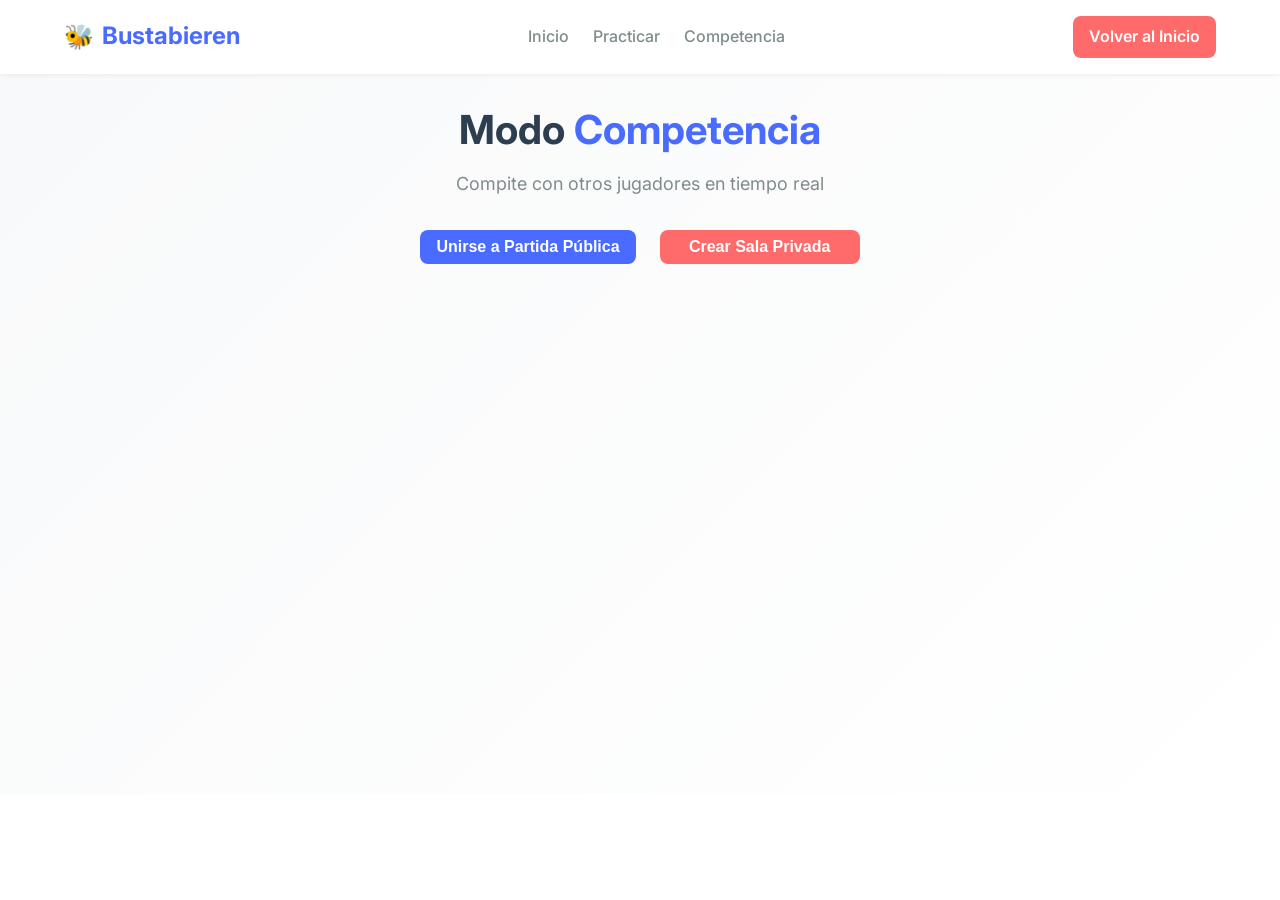
<file: competition.html>
<!DOCTYPE html>
<html lang="es">
<head>
    <meta charset="UTF-8">
    <meta name="viewport" content="width=device-width, initial-scale=1.0">
    <title>Competencia - Bustabieren</title>
    <link rel="stylesheet" href="styles/main.css">
    <link rel="stylesheet" href="styles/competition.css">
    <link rel="preconnect" href="https://fonts.googleapis.com">
    <link rel="preconnect" href="https://fonts.gstatic.com" crossorigin>
    <link href="https://fonts.googleapis.com/css2?family=Inter:wght@300;400;600;700&display=swap" rel="stylesheet">
</head>
<body>
    <header class="header">
        <div class="container">
            <a href="index.html" class="logo">
                <span class="logo-icon">🐝</span>
                <h1 class="logo-text">Bustabieren</h1>
            </a>
            <nav class="nav">
                <a href="index.html" class="nav-link">Inicio</a>
                <a href="practice.html" class="nav-link">Practicar</a>
                <a href="#" class="nav-link">Competencia</a>
            </nav>
            <a href="index.html" class="btn btn-secondary">Volver al Inicio</a>
        </div>
    </header>

    <main class="competition-main">
        <div class="container">
            <div class="competition-header">
                <h1 class="competition-title">Modo <span class="highlight">Competencia</span></h1>
                <p class="competition-subtitle">Compite con otros jugadores en tiempo real</p>
                
                <div class="competition-options">
                    <button class="btn btn-primary" id="joinPublicBtn">Unirse a Partida Pública</button>
                    <button class="btn btn-secondary" id="createPrivateBtn">Crear Sala Privada</button>
                </div>
            </div>

            <!-- Lobby Section -->
            <div class="lobby-section hidden" id="lobbySection">
                <div class="lobby-container">
                    <div class="lobby-header">
                        <h2 class="lobby-title" id="lobbyTitle">Sala de Espera</h2>
                        <p class="lobby-subtitle" id="lobbySubtitle">Esperando a que comience la partida...</p>
                    </div>
                    
                    <div class="lobby-content">
                        <div class="room-info">
                            <div class="info-item">
                                <span class="info-label">ID de la Sala:</span>
                                <span class="info-value room-id" id="roomId">ABC123</span>
                                <button class="copy-btn" id="copyRoomId" title="Copiar ID">📋</button>
                            </div>
                            <div class="info-item">
                                <span class="info-label">Nivel:</span>
                                <span class="info-value" id="roomLevel">A1 - B2</span>
                            </div>
                            <div class="info-item">
                                <span class="info-label">Tiempo por palabra:</span>
                                <span class="info-value" id="roomTime">15 segundos</span>
                            </div>
                        </div>
                        
                        <div class="players-list">
                            <h3 class="players-title">Jugadores (<span id="playerCount">1</span>/4)</h3>
                            <div class="players-grid" id="playersGrid">
                                <!-- Players will be added here -->
                            </div>
                        </div>
                        
                        <div class="lobby-actions">
                            <button class="btn btn-secondary" id="changeSettingsBtn">Cambiar Configuración</button>
                            <button class="btn btn-primary" id="startGameBtn">Empezar Partida</button>
                            <button class="btn btn-danger" id="leaveLobbyBtn">Abandonar Sala</button>
                        </div>
                    </div>
                </div>
            </div>

            <!-- Game Section -->
            <div class="game-section hidden" id="gameSection">
                <div class="game-container">
                    <div class="game-header">
                        <div class="game-timer">
                            <span class="timer-icon">⏰</span>
                            <span class="timer-value" id="gameTimer">15:00</span>
                        </div>
                        <div class="game-score">
                            <span class="score-label">Puntuación:</span>
                            <span class="score-value" id="gameScore">0</span>
                        </div>
                    </div>
                    
                    <div class="game-content">
                        <div class="game-question">
                            <div class="audio-player">
                                <button class="play-btn" id="gamePlayBtn" title="Reproducir audio">
                                    <span class="play-icon">▶</span>
                                    <span class="wave-icon">🎵</span>
                                </button>
                            </div>
                            <p class="question-hint">Escucha la palabra y escríbela</p>
                        </div>
                        
                        <div class="game-answer">
                            <input 
                                type="text" 
                                id="gameWordInput" 
                                class="word-input" 
                                placeholder="Escribe aquí..."
                                autocomplete="off"
                                autocorrect="off"
                                autocapitalize="off"
                            />
                            <button class="btn btn-primary" id="gameSubmitBtn">Enviar</button>
                        </div>
                    </div>
                    
                    <div class="game-footer">
                        <div class="opponents-list">
                            <h4 class="opponents-title">Oponentes</h4>
                            <div class="opponents-grid" id="opponentsGrid">
                                <!-- Opponents will be added here -->
                            </div>
                        </div>
                    </div>
                </div>
            </div>

            <!-- Results Section -->
            <div class="results-section hidden" id="resultsSection">
                <div class="results-container">
                    <div class="results-header">
                        <h2 class="results-title">¡Partida Terminada!</h2>
                        <p class="results-subtitle" id="resultsSubtitle">Resultados finales</p>
                    </div>
                    
                    <div class="results-content">
                        <div class="podium" id="podium">
                            <!-- Podium positions will be added here -->
                        </div>
                        
                        <div class="results-table">
                            <h3 class="table-title">Clasificación</h3>
                            <table class="table" id="resultsTable">
                                <thead>
                                    <tr>
                                        <th>Posición</th>
                                        <th>Jugador</th>
                                        <th>Puntuación</th>
                                        <th>Precisión</th>
                                    </tr>
                                </thead>
                                <tbody id="resultsTableBody">
                                    <!-- Results will be added here -->
                                </tbody>
                            </table>
                        </div>
                        
                        <div class="results-stats">
                            <div class="stat-card">
                                <h4 class="stat-card-title">Tus Estadísticas</h4>
                                <div class="stat-grid">
                                    <div class="stat-item">
                                        <span class="stat-label">Puntuación:</span>
                                        <span class="stat-value" id="finalScore">0</span>
                                    </div>
                                    <div class="stat-item">
                                        <span class="stat-label">Correctas:</span>
                                        <span class="stat-value" id="finalCorrect">0</span>
                                    </div>
                                    <div class="stat-item">
                                        <span class="stat-label">Incorrectas:</span>
                                        <span class="stat-value" id="finalIncorrect">0</span>
                                    </div>
                                    <div class="stat-item">
                                        <span class="stat-label">Precisión:</span>
                                        <span class="stat-value" id="finalAccuracy">0%</span>
                                    </div>
                                </div>
                            </div>
                        </div>
                    </div>
                    
                    <div class="results-actions">
                        <button class="btn btn-primary" id="playAgainBtn">Jugar de Nuevo</button>
                        <button class="btn btn-secondary" id="backToLobbyBtn">Volver al Lobby</button>
                        <button class="btn btn-outline" id="backToHomeBtn">Volver al Inicio</button>
                    </div>
                </div>
            </div>

            <!-- Public Games List -->
            <div class="public-games-section hidden" id="publicGamesSection">
                <div class="public-games-container">
                    <div class="public-games-header">
                        <h2 class="public-games-title">Partidas Públicas Disponibles</h2>
                        <button class="btn btn-secondary" id="refreshGamesBtn">↻ Actualizar</button>
                    </div>
                    
                    <div class="games-list" id="gamesList">
                        <!-- Public games will be listed here -->
                        <div class="no-games">
                            <p>No hay partidas públicas disponibles</p>
                            <p>Crea una sala privada o espera a que alguien cree una</p>
                        </div>
                    </div>
                    
                    <div class="public-games-actions">
                        <button class="btn btn-primary" id="createPublicBtn">Crear Partida Pública</button>
                    </div>
                </div>
            </div>

            <!-- Settings Modal -->
            <div class="modal hidden" id="settingsModal">
                <div class="modal-overlay"></div>
                <div class="modal-content">
                    <div class="modal-header">
                        <h2 class="modal-title">Configuración de la Sala</h2>
                        <button class="modal-close" id="modalCloseSettings">&times;</button>
                    </div>
                    <div class="modal-body">
                        <form id="settingsForm">
                            <div class="form-group">
                                <label for="gameLevel" class="form-label">Nivel de Dificultad</label>
                                <select id="gameLevel" class="form-select">
                                    <option value="a1">A1 - Principiante</option>
                                    <option value="a2">A2 - Básico</option>
                                    <option value="b1">B1 - Intermedio</option>
                                    <option value="b2">B2 - Intermedio Alto</option>
                                    <option value="c1">C1 - Avanzado</option>
                                    <option value="mixed" selected>Mixto (A1 - B2)</option>
                                </select>
                            </div>
                            
                            <div class="form-group">
                                <label for="timePerWord" class="form-label">Tiempo por Palabra (segundos)</label>
                                <select id="timePerWord" class="form-select">
                                    <option value="10">10 segundos</option>
                                    <option value="15" selected>15 segundos</option>
                                    <option value="20">20 segundos</option>
                                    <option value="30">30 segundos</option>
                                </select>
                            </div>
                            
                            <div class="form-group">
                                <label for="maxPlayers" class="form-label">Máximo de Jugadores</label>
                                <select id="maxPlayers" class="form-select">
                                    <option value="2">2 jugadores</option>
                                    <option value="4" selected>4 jugadores</option>
                                    <option value="6">6 jugadores</option>
                                </select>
                            </div>
                            
                            <div class="form-group">
                                <label for="numQuestions" class="form-label">Número de Preguntas</label>
                                <select id="numQuestions" class="form-select">
                                    <option value="5">5 preguntas</option>
                                    <option value="10" selected>10 preguntas</option>
                                    <option value="15">15 preguntas</option>
                                    <option value="20">20 preguntas</option>
                                </select>
                            </div>
                            
                            <div class="form-group">
                                <label class="form-label">
                                    <input type="checkbox" id="allowSpectators">
                                    Permitir espectadores
                                </label>
                            </div>
                        </form>
                    </div>
                    <div class="modal-footer">
                        <button type="button" class="btn btn-secondary" id="cancelSettingsBtn">Cancelar</button>
                        <button type="button" class="btn btn-primary" id="saveSettingsBtn">Guardar Cambios</button>
                    </div>
                </div>
            </div>

            <!-- Create Private Room Modal */
            <div class="modal hidden" id="createPrivateModal">
                <div class="modal-overlay"></div>
                <div class="modal-content">
                    <div class="modal-header">
                        <h2 class="modal-title">Crear Sala Privada</h2>
                        <button class="modal-close" id="modalCloseCreate">&times;</button>
                    </div>
                    <div class="modal-body">
                        <form id="createPrivateForm">
                            <div class="form-group">
                                <label for="privateRoomName" class="form-label">Nombre de la Sala</label>
                                <input type="text" id="privateRoomName" class="form-input" placeholder="Ej: Sala de Ana">
                            </div>
                            
                            <div class="form-group">
                                <label for="privateRoomLevel" class="form-label">Nivel de Dificultad</label>
                                <select id="privateRoomLevel" class="form-select">
                                    <option value="a1">A1 - Principiante</option>
                                    <option value="a2">A2 - Básico</option>
                                    <option value="b1">B1 - Intermedio</option>
                                    <option value="b2">B2 - Intermedio Alto</option>
                                    <option value="c1">C1 - Avanzado</option>
                                    <option value="mixed" selected>Mixto (A1 - B2)</option>
                                </select>
                            </div>
                            
                            <div class="form-group">
                                <label for="privateTimePerWord" class="form-label">Tiempo por Palabra</label>
                                <select id="privateTimePerWord" class="form-select">
                                    <option value="10">10 segundos</option>
                                    <option value="15" selected>15 segundos</option>
                                    <option value="20">20 segundos</option>
                                    <option value="30">30 segundos</option>
                                </select>
                            </div>
                        </form>
                    </div>
                    <div class="modal-footer">
                        <button type="button" class="btn btn-secondary" id="cancelCreateBtn">Cancelar</button>
                        <button type="button" class="btn btn-primary" id="createPrivateRoomBtn">Crear Sala</button>
                    </div>
                </div>
            </div>
        </div>
    </main>

    <footer class="footer footer-minimal">
        <div class="container">
            <p class="copyright">© 2024 Bustabieren. Todos los derechos reservados.</p>
        </div>
    </footer>

    <script src="scripts/main.js"></script>
    <script src="scripts/competition.js"></script>
</body>
</html>
</file>
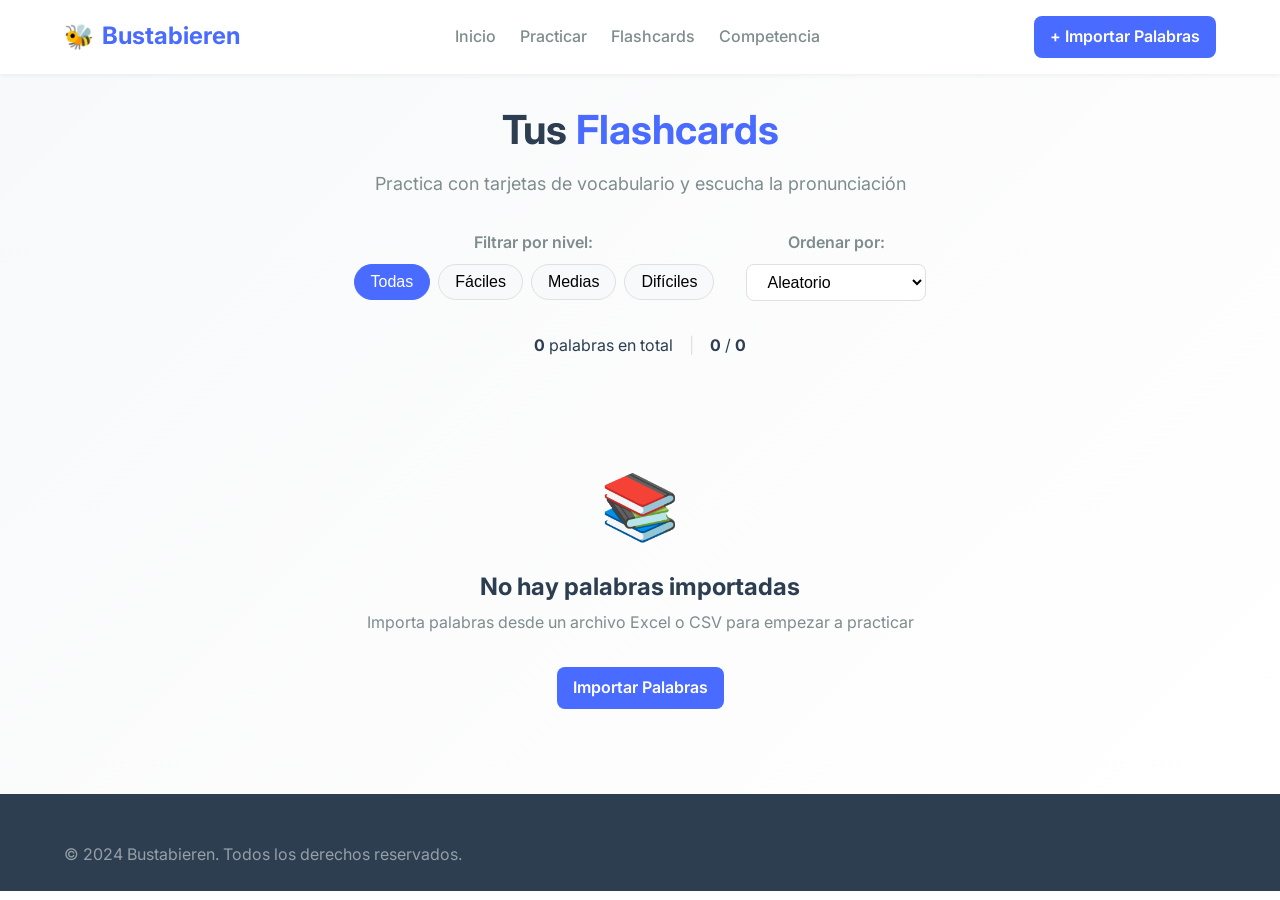
<file: flashcards.html>
<!DOCTYPE html>
<html lang="es">
<head>
    <meta charset="UTF-8">
    <meta name="viewport" content="width=device-width, initial-scale=1.0">
    <title>Flashcards - Bustabieren</title>
    <link rel="stylesheet" href="styles/main.css">
    <link rel="stylesheet" href="styles/flashcards.css">
    <link rel="preconnect" href="https://fonts.googleapis.com">
    <link rel="preconnect" href="https://fonts.gstatic.com" crossorigin>
    <link href="https://fonts.googleapis.com/css2?family=Inter:wght@300;400;600;700&display=swap" rel="stylesheet">
</head>
<body>
    <header class="header">
        <div class="container">
            <a href="index.html" class="logo">
                <span class="logo-icon">🐝</span>
                <h1 class="logo-text">Bustabieren</h1>
            </a>
            <nav class="nav">
                <a href="index.html" class="nav-link">Inicio</a>
                <a href="practice.html" class="nav-link">Practicar</a>
                <a href="#" class="nav-link">Flashcards</a>
                <a href="competition.html" class="nav-link">Competencia</a>
            </nav>
            <a href="import.html" class="btn btn-primary">+ Importar Palabras</a>
        </div>
    </header>

    <main class="flashcards-main">
        <div class="container">
            <div class="flashcards-header">
                <h1 class="flashcards-title">Tus <span class="highlight">Flashcards</span></h1>
                <p class="flashcards-subtitle">Practica con tarjetas de vocabulario y escucha la pronunciación</p>
                
                <div class="flashcards-controls">
                    <div class="controls-group">
                        <label class="control-label">Filtrar por nivel:</label>
                        <div class="filter-buttons">
                            <button class="filter-btn active" data-level="todos">Todas</button>
                            <button class="filter-btn" data-level="facil">Fáciles</button>
                            <button class="filter-btn" data-level="medio">Medias</button>
                            <button class="filter-btn" data-level="dificil">Difíciles</button>
                        </div>
                    </div>
                    
                    <div class="controls-group">
                        <label class="control-label">Ordenar por:</label>
                        <select id="sortSelect" class="form-select">
                            <option value="random">Aleatorio</option>
                            <option value="abc">A-Z (Palabra)</option>
                            <option value="level">Nivel de dificultad</option>
                        </select>
                    </div>
                </div>
                
                <div class="flashcards-stats">
                    <span class="stat-item">
                        <strong id="totalWords">0</strong> palabras en total
                    </span>
                    <span class="stat-separator">|</span>
                    <span class="stat-item">
                        <strong id="currentIndex">0</strong> / <strong id="totalIndex">0</strong>
                    </span>
                </div>
            </div>

            <div class="flashcards-container">
                <!-- Flashcard Display -->
                <div class="flashcard-display" id="flashcardDisplay">
                    <div class="flashcard" id="flashcard" onclick="flipCard()">
                        <div class="flashcard-inner" id="flashcardInner">
                            <!-- Front Side -->
                            <div class="flashcard-front" id="flashcardFront">
                                <div class="card-content">
                                    <div class="card-level-badge" id="cardLevelBadge">Nivel: Medio</div>
                                    <div class="card-word" id="cardWord">Palabra</div>
                                    <div class="card-hint">Haz clic para voltear y ver la traducción</div>
                                    <div class="card-actions">
                                        <button class="action-btn speak-btn" id="speakBtn" title="Escuchar pronunciación">🔊</button>
                                        <button class="action-btn shuffle-btn" id="shuffleBtn" title="Barajar tarjetas">🔀</button>
                                    </div>
                                </div>
                            </div>
                            
                            <!-- Back Side -->
                            <div class="flashcard-back" id="flashcardBack">
                                <div class="card-content">
                                    <div class="card-level-badge" id="cardLevelBadgeBack">Nivel: Medio</div>
                                    <div class="card-word" id="cardWordBack">Palabra</div>
                                    <div class="card-translation" id="cardTranslation">Traducción</div>
                                    <div class="card-actions">
                                        <button class="action-btn speak-btn" id="speakBtnBack" title="Escuchar pronunciación">🔊</button>
                                        <button class="action-btn next-btn" id="nextBtn" title="Siguiente tarjeta">→</button>
                                    </div>
                                </div>
                            </div>
                        </div>
                    </div>
                    
                    <div class="flashcard-nav">
                        <button class="nav-btn" id="prevBtn">← Anterior</button>
                        <button class="nav-btn" id="nextBtnNav">Siguiente →</button>
                    </div>
                </div>

                <!-- Empty State -->
                <div class="empty-state hidden" id="emptyState">
                    <div class="empty-icon">📚</div>
                    <h2 class="empty-title">No hay palabras importadas</h2>
                    <p class="empty-message">Importa palabras desde un archivo Excel o CSV para empezar a practicar</p>
                    <a href="import.html" class="btn btn-primary">Importar Palabras</a>
                </div>

                <!-- Word List -->
                <div class="word-list-container" id="wordListContainer">
                    <div class="word-list-header">
                        <h3 class="word-list-title">Lista de Palabras</h3>
                        <button class="toggle-list-btn" id="toggleListBtn">↑ Ocultar</button>
                    </div>
                    <div class="word-list" id="wordList">
                        <!-- Words will be listed here -->
                    </div>
                </div>
            </div>

            <!-- Settings Modal -->
            <div class="modal hidden" id="settingsModal">
                <div class="modal-overlay"></div>
                <div class="modal-content">
                    <div class="modal-header">
                        <h2 class="modal-title">Configuración de Flashcards</h2>
                        <button class="modal-close" id="modalCloseSettings">&times;</button>
                    </div>
                    <div class="modal-body">
                        <div class="settings-grid">
                            <div class="setting-item">
                                <label class="setting-label">
                                    <input type="checkbox" id="autoSpeak" checked>
                                    <span>Hablar automáticamente al voltear</span>
                                </label>
                            </div>
                            <div class="setting-item">
                                <label class="setting-label">
                                    <input type="checkbox" id="autoFlip">
                                    <span>Voltear automáticamente después de 5 segundos</span>
                                </label>
                            </div>
                            <div class="setting-item">
                                <label class="setting-label">
                                    <input type="checkbox" id="showTranslationFirst" checked>
                                    <span>Mostrar traducción primero</span>
                                </label>
                            </div>
                            <div class="setting-item">
                                <label class="setting-label">
                                    Voz:
                                    <select id="voiceSelect" class="form-select">
                                        <option value="">Voz por defecto (Alemán)</option>
                                    </select>
                                </label>
                            </div>
                        </div>
                    </div>
                    <div class="modal-footer">
                        <button class="btn btn-secondary" id="cancelSettingsBtn">Cancelar</button>
                        <button class="btn btn-primary" id="saveSettingsBtn">Guardar</button>
                    </div>
                </div>
            </div>
        </div>
    </main>

    <footer class="footer footer-minimal">
        <div class="container">
            <p class="copyright">© 2024 Bustabieren. Todos los derechos reservados.</p>
        </div>
    </footer>

    <script src="scripts/main.js"></script>
    <script src="scripts/flashcards.js"></script>
</body>
</html>
</file>
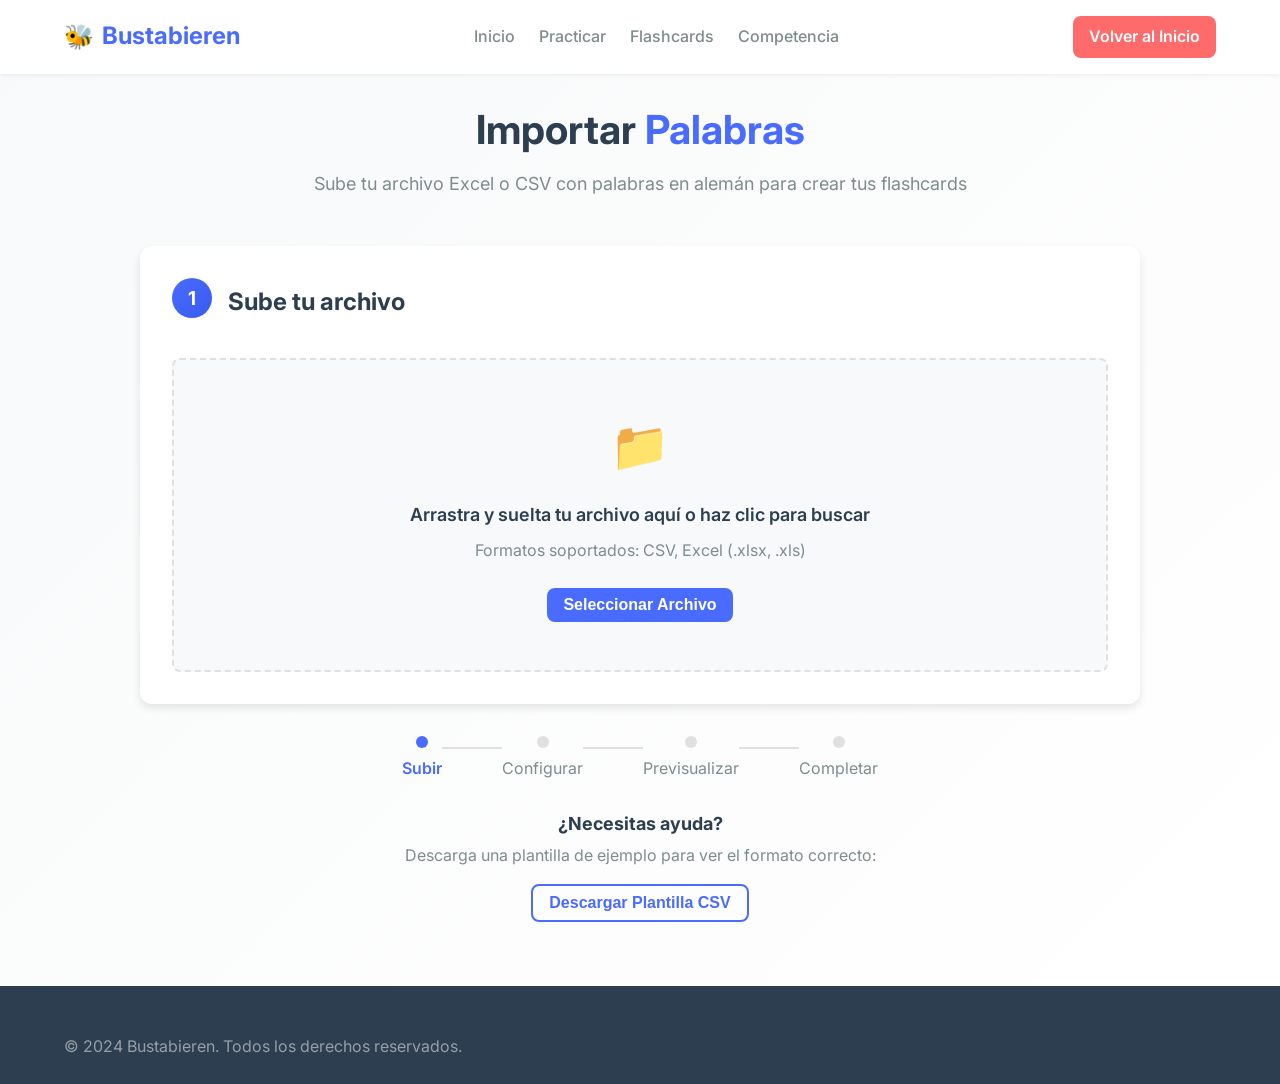
<file: import.html>
<!DOCTYPE html>
<html lang="es">
<head>
    <meta charset="UTF-8">
    <meta name="viewport" content="width=device-width, initial-scale=1.0">
    <title>Importar Palabras - Bustabieren</title>
    <link rel="stylesheet" href="styles/main.css">
    <link rel="stylesheet" href="styles/import.css">
    <link rel="preconnect" href="https://fonts.googleapis.com">
    <link rel="preconnect" href="https://fonts.gstatic.com" crossorigin>
    <link href="https://fonts.googleapis.com/css2?family=Inter:wght@300;400;600;700&display=swap" rel="stylesheet">
</head>
<body>
    <header class="header">
        <div class="container">
            <a href="index.html" class="logo">
                <span class="logo-icon">🐝</span>
                <h1 class="logo-text">Bustabieren</h1>
            </a>
            <nav class="nav">
                <a href="index.html" class="nav-link">Inicio</a>
                <a href="practice.html" class="nav-link">Practicar</a>
                <a href="flashcards.html" class="nav-link">Flashcards</a>
                <a href="competition.html" class="nav-link">Competencia</a>
            </nav>
            <a href="index.html" class="btn btn-secondary">Volver al Inicio</a>
        </div>
    </header>

    <main class="import-main">
        <div class="container">
            <div class="import-header">
                <h1 class="import-title">Importar <span class="highlight">Palabras</span></h1>
                <p class="import-subtitle">Sube tu archivo Excel o CSV con palabras en alemán para crear tus flashcards</p>
            </div>

            <div class="import-container">
                <!-- Step 1: Upload File -->
                <div class="import-step" id="step1">
                    <div class="step-header">
                        <span class="step-number">1</span>
                        <h2 class="step-title">Sube tu archivo</h2>
                    </div>
                    <div class="step-content">
                        <div class="upload-area" id="uploadArea">
                            <input type="file" id="fileInput" accept=".csv,.xlsx,.xls" hidden>
                            <div class="upload-icon">📁</div>
                            <p class="upload-text">Arrastra y suelta tu archivo aquí o haz clic para buscar</p>
                            <p class="upload-hint">Formatos soportados: CSV, Excel (.xlsx, .xls)</p>
                            <button class="btn btn-primary" id="selectFileBtn">Seleccionar Archivo</button>
                        </div>
                        <div class="file-info hidden" id="fileInfo">
                            <div class="file-icon">📄</div>
                            <div class="file-details">
                                <span class="file-name" id="fileName"></span>
                                <span class="file-size" id="fileSize"></span>
                            </div>
                            <button class="btn btn-danger" id="removeFileBtn">× Eliminar</button>
                        </div>
                    </div>
                </div>

                <!-- Step 2: Configure Format -->
                <div class="import-step hidden" id="step2">
                    <div class="step-header">
                        <span class="step-number">2</span>
                        <h2 class="step-title">Configura el formato</h2>
                    </div>
                    <div class="step-content">
                        <div class="format-options">
                            <div class="format-option">
                                <label class="format-label">
                                    <input type="radio" name="fileFormat" value="csv" checked>
                                    <span class="option-card">
                                        <span class="option-icon">📊</span>
                                        <span class="option-name">CSV</span>
                                        <span class="option-desc">Archivo de valores separados por comas</span>
                                    </span>
                                </label>
                            </div>
                            <div class="format-option">
                                <label class="format-label">
                                    <input type="radio" name="fileFormat" value="excel">
                                    <span class="option-card">
                                        <span class="option-icon">📈</span>
                                        <span class="option-name">Excel</span>
                                        <span class="option-desc">Hoja de cálculo de Excel</span>
                                    </span>
                                </label>
                            </div>
                        </div>
                        
                        <div class="delimiter-section">
                            <label class="field-label">
                                Separador de columnas (para CSV)
                                <select id="delimiterSelect" class="form-select">
                                    <option value=",">Coma (,)</option>
                                    <option value=";">Punto y coma (;)</option>
                                    <option value="\t">Tabulador</option>
                                    <option value="|">Barra vertical (|)</option>
                                </select>
                            </label>
                        </div>
                        
                        <div class="columns-mapping">
                            <h3 class="mapping-title">Asignar columnas</h3>
                            <p class="mapping-desc">Selecciona qué columna corresponde a cada campo:</p>
                            
                            <div class="mapping-grid">
                                <div class="mapping-item">
                                    <label class="mapping-label">Palabra en Alemán</label>
                                    <select id="wordColumn" class="form-select">
                                        <option value="">Seleccionar columna...</option>
                                    </select>
                                </div>
                                <div class="mapping-item">
                                    <label class="mapping-label">Traducción (opcional)</label>
                                    <select id="translationColumn" class="form-select">
                                        <option value="">Ninguna</option>
                                    </select>
                                </div>
                                <div class="mapping-item">
                                    <label class="mapping-label">Nivel de Dificultad</label>
                                    <select id="levelColumn" class="form-select">
                                        <option value="">Ninguna (usar por defecto)</option>
                                    </select>
                                </div>
                            </div>
                            
                            <div class="default-level">
                                <label class="field-label">
                                    Nivel por defecto
                                    <select id="defaultLevel" class="form-select">
                                        <option value="facil">Fácil</option>
                                        <option value="medio" selected>Medio</option>
                                        <option value="dificil">Difícil</option>
                                    </select>
                                </label>
                            </div>
                        </div>
                        
                        <div class="step-actions">
                            <button class="btn btn-secondary" id="backToStep1">← Atrás</button>
                            <button class="btn btn-primary" id="continueToStep3">Continuar →</button>
                        </div>
                    </div>
                </div>

                <!-- Step 3: Preview and Confirm -->
                <div class="import-step hidden" id="step3">
                    <div class="step-header">
                        <span class="step-number">3</span>
                        <h2 class="step-title">Vista previa y confirmación</h2>
                    </div>
                    <div class="step-content">
                        <div class="preview-header">
                            <p class="preview-count" id="previewCount">0 palabras importadas</p>
                            <div class="preview-filters">
                                <button class="filter-btn active" data-level="todos">Todas</button>
                                <button class="filter-btn" data-level="facil">Fáciles</button>
                                <button class="filter-btn" data-level="medio">Medias</button>
                                <button class="filter-btn" data-level="dificil">Difíciles</button>
                            </div>
                        </div>
                        
                        <div class="preview-table-container">
                            <table class="preview-table" id="previewTable">
                                <thead>
                                    <tr>
                                        <th>Palabra</th>
                                        <th>Traducción</th>
                                        <th>Nivel</th>
                                        <th>Acciones</th>
                                    </tr>
                                </thead>
                                <tbody id="previewTableBody">
                                    <!-- Words will be shown here -->
                                </tbody>
                            </table>
                        </div>
                        
                        <div class="preview-stats">
                            <div class="stat-badge">
                                <span class="stat-label">Fáciles:</span>
                                <span class="stat-value" id="facilCount">0</span>
                            </div>
                            <div class="stat-badge">
                                <span class="stat-label">Medias:</span>
                                <span class="stat-value" id="medioCount">0</span>
                            </div>
                            <div class="stat-badge">
                                <span class="stat-label">Difíciles:</span>
                                <span class="stat-value" id="dificilCount">0</span>
                            </div>
                        </div>
                        
                        <div class="step-actions">
                            <button class="btn btn-secondary" id="backToStep2">← Atrás</button>
                            <button class="btn btn-primary" id="confirmImport">Importar Palabras</button>
                        </div>
                    </div>
                </div>

                <!-- Step 4: Success -->
                <div class="import-step hidden" id="step4">
                    <div class="step-header">
                        <span class="step-number">✓</span>
                        <h2 class="step-title">¡Importación exitosa!</h2>
                    </div>
                    <div class="step-content success-content">
                        <div class="success-icon">🎉</div>
                        <p class="success-message">
                            Has importado <span id="importedCount" class="highlight">0</span> palabras correctamente.
                        </p>
                        <div class="success-details">
                            <p>✅ <span id="successFacil">0</span> palabras fáciles</p>
                            <p>✅ <span id="successMedio">0</span> palabras medias</p>
                            <p>✅ <span id="successDificil">0</span> palabras difíciles</p>
                        </div>
                        <div class="success-actions">
                            <a href="flashcards.html" class="btn btn-primary">Ver Flashcards</a>
                            <a href="practice.html" class="btn btn-secondary">Practicar Ahora</a>
                            <button class="btn btn-outline" id="importMore">Importar Más Palabras</button>
                        </div>
                    </div>
                </div>

                <!-- Progress Bar -->
                <div class="progress-container">
                    <div class="progress-steps">
                        <div class="progress-step active" data-step="1">
                            <span class="step-dot"></span>
                            <span class="step-name">Subir</span>
                        </div>
                        <div class="progress-line" data-between="1-2"></div>
                        <div class="progress-step" data-step="2">
                            <span class="step-dot"></span>
                            <span class="step-name">Configurar</span>
                        </div>
                        <div class="progress-line" data-between="2-3"></div>
                        <div class="progress-step" data-step="3">
                            <span class="step-dot"></span>
                            <span class="step-name">Previsualizar</span>
                        </div>
                        <div class="progress-line" data-between="3-4"></div>
                        <div class="progress-step" data-step="4">
                            <span class="step-dot"></span>
                            <span class="step-name">Completar</span>
                        </div>
                    </div>
                </div>
            </div>

            <!-- Sample CSV Download -->
            <div class="sample-section">
                <h3 class="sample-title">¿Necesitas ayuda?</h3>
                <p class="sample-text">Descarga una plantilla de ejemplo para ver el formato correcto:</p>
                <button class="btn btn-outline" id="downloadTemplate">Descargar Plantilla CSV</button>
            </div>
        </div>
    </main>

    <footer class="footer footer-minimal">
        <div class="container">
            <p class="copyright">© 2024 Bustabieren. Todos los derechos reservados.</p>
        </div>
    </footer>

    <script src="scripts/main.js"></script>
    <script src="scripts/import.js"></script>
</body>
</html>
</file>
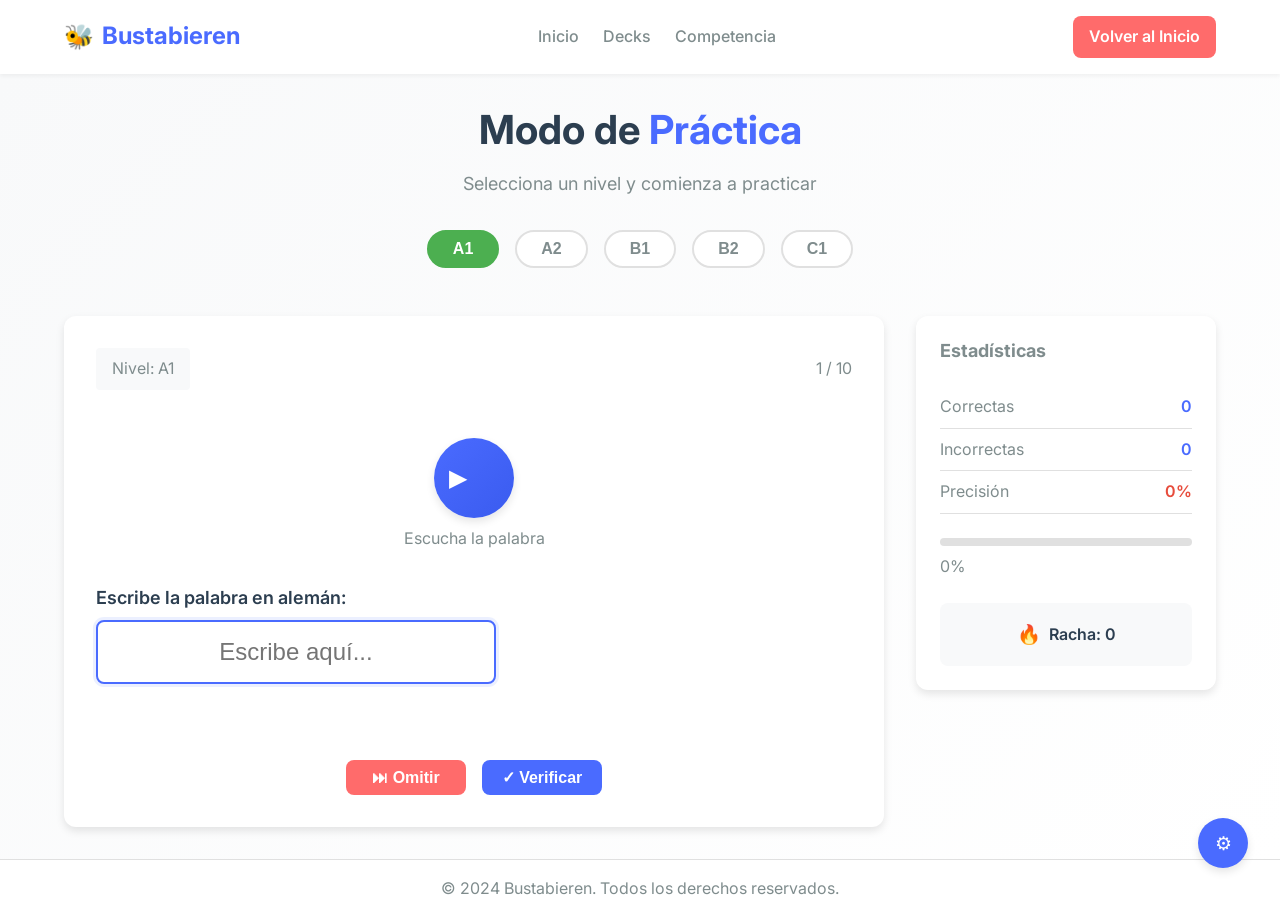
<file: practice.html>
<!DOCTYPE html>
<html lang="es">
<head>
    <meta charset="UTF-8">
    <meta name="viewport" content="width=device-width, initial-scale=1.0">
    <title>Practicar - Bustabieren</title>
    <link rel="stylesheet" href="styles/main.css">
    <link rel="stylesheet" href="styles/practice.css">
    <link rel="preconnect" href="https://fonts.googleapis.com">
    <link rel="preconnect" href="https://fonts.gstatic.com" crossorigin>
    <link href="https://fonts.googleapis.com/css2?family=Inter:wght@300;400;600;700&display=swap" rel="stylesheet">
</head>
<body>
    <header class="header">
        <div class="container">
            <a href="index.html" class="logo">
                <span class="logo-icon">🐝</span>
                <h1 class="logo-text">Bustabieren</h1>
            </a>
            <nav class="nav">
                <a href="index.html" class="nav-link">Inicio</a>
                <a href="#" class="nav-link">Decks</a>
                <a href="competition.html" class="nav-link">Competencia</a>
            </nav>
            <a href="index.html" class="btn btn-secondary">Volver al Inicio</a>
        </div>
    </header>

    <main class="practice-main">
        <div class="container">
            <div class="practice-header">
                <h1 class="practice-title">Modo de <span class="highlight">Práctica</span></h1>
                <p class="practice-subtitle">Selecciona un nivel y comienza a practicar</p>
                
                <div class="level-selector">
                    <button class="level-btn active" data-level="a1">A1</button>
                    <button class="level-btn" data-level="a2">A2</button>
                    <button class="level-btn" data-level="b1">B1</button>
                    <button class="level-btn" data-level="b2">B2</button>
                    <button class="level-btn" data-level="c1">C1</button>
                </div>
            </div>

            <div class="practice-container">
                <!-- Practice Card -->
                <div class="practice-card" id="practiceCard">
                    <div class="card-header">
                        <span class="card-level" id="currentLevel">Nivel: A1</span>
                        <div class="card-counter" id="cardCounter">1 / 10</div>
                    </div>
                    
                    <div class="card-content">
                        <div class="audio-player">
                            <button class="play-btn" id="playBtn" title="Reproducir audio">
                                <span class="play-icon">▶</span>
                                <span class="wave-icon">🎵</span>
                            </button>
                            <span class="audio-hint" id="audioHint">Escucha la palabra</span>
                        </div>
                        
                        <div class="word-input-container">
                            <label for="wordInput" class="word-label">Escribe la palabra en alemán:</label>
                            <input 
                                type="text" 
                                id="wordInput" 
                                class="word-input" 
                                placeholder="Escribe aquí..."
                                autocomplete="off"
                                autocorrect="off"
                                autocapitalize="off"
                            />
                            <div class="input-hint" id="inputHint"></div>
                        </div>
                    </div>
                    
                    <div class="card-footer">
                        <button class="btn btn-secondary" id="skipBtn">⏭ Omitir</button>
                        <button class="btn btn-primary" id="submitBtn">✓ Verificar</button>
                    </div>
                </div>

                <!-- Result Card (shown after answer) -->
                <div class="result-card hidden" id="resultCard">
                    <div class="result-icon" id="resultIcon"></div>
                    <h2 class="result-title" id="resultTitle">¡Correcto!</h2>
                    <p class="result-word" id="resultWord">Apfel</p>
                    <p class="result-translation" id="resultTranslation">(Manzana)</p>
                    
                    <div class="result-details" id="resultDetails">
                        <p>Tu respuesta: <span id="userAnswer"></span></p>
                    </div>
                    
                    <div class="result-actions">
                        <button class="btn btn-primary" id="nextBtn">Siguiente →</button>
                    </div>
                </div>

                <!-- Stats Sidebar -->
                <div class="practice-stats">
                    <h3 class="stats-title">Estadísticas</h3>
                    
                    <div class="stat-item">
                        <span class="stat-label">Correctas</span>
                        <span class="stat-value" id="correctCount">0</span>
                    </div>
                    <div class="stat-item">
                        <span class="stat-label">Incorrectas</span>
                        <span class="stat-value" id="incorrectCount">0</span>
                    </div>
                    <div class="stat-item">
                        <span class="stat-label">Precisión</span>
                        <span class="stat-value" id="accuracy">0%</span>
                    </div>
                    
                    <div class="progress-container">
                        <div class="progress-bar" id="progressBar">
                            <div class="progress-fill" id="progressFill"></div>
                        </div>
                        <span class="progress-text" id="progressText">0%</span>
                    </div>
                    
                    <div class="streak-counter">
                        <span class="streak-icon">🔥</span>
                        <span class="streak-text">Racha: <span id="streakCount">0</span></span>
                    </div>
                </div>
            </div>

            <!-- Deck Selection Modal -->
            <div class="modal hidden" id="deckModal">
                <div class="modal-overlay"></div>
                <div class="modal-content">
                    <div class="modal-header">
                        <h2 class="modal-title">Seleccionar Deck</h2>
                        <button class="modal-close" id="modalClose">&times;</button>
                    </div>
                    <div class="modal-body">
                        <p class="modal-description">Elige un deck específico o practica con todos:</p>
                        <div class="deck-list" id="deckList">
                            <!-- Decks will be loaded here -->
                        </div>
                    </div>
                </div>
            </div>

            <!-- Settings -->
            <div class="practice-settings">
                <button class="settings-btn" id="settingsBtn" title="Configuración">⚙</button>
                <div class="settings-panel hidden" id="settingsPanel">
                    <div class="settings-item">
                        <label for="autoPlay">
                            <input type="checkbox" id="autoPlay" checked>
                            <span>Reproducir audio automáticamente</span>
                        </label>
                    </div>
                    <div class="settings-item">
                        <label for="caseSensitive">
                            <input type="checkbox" id="caseSensitive">
                            <span>Sensible a mayúsculas</span>
                        </label>
                    </div>
                    <div class="settings-item">
                        <label for="showTranslation">
                            <input type="checkbox" id="showTranslation" checked>
                            <span>Mostrar traducción</span>
                        </label>
                    </div>
                </div>
            </div>
        </div>
    </main>

    <footer class="footer footer-minimal">
        <div class="container">
            <p class="copyright">© 2024 Bustabieren. Todos los derechos reservados.</p>
        </div>
    </footer>

    <script src="scripts/main.js"></script>
    <script src="scripts/practice.js"></script>
</body>
</html>
</file>
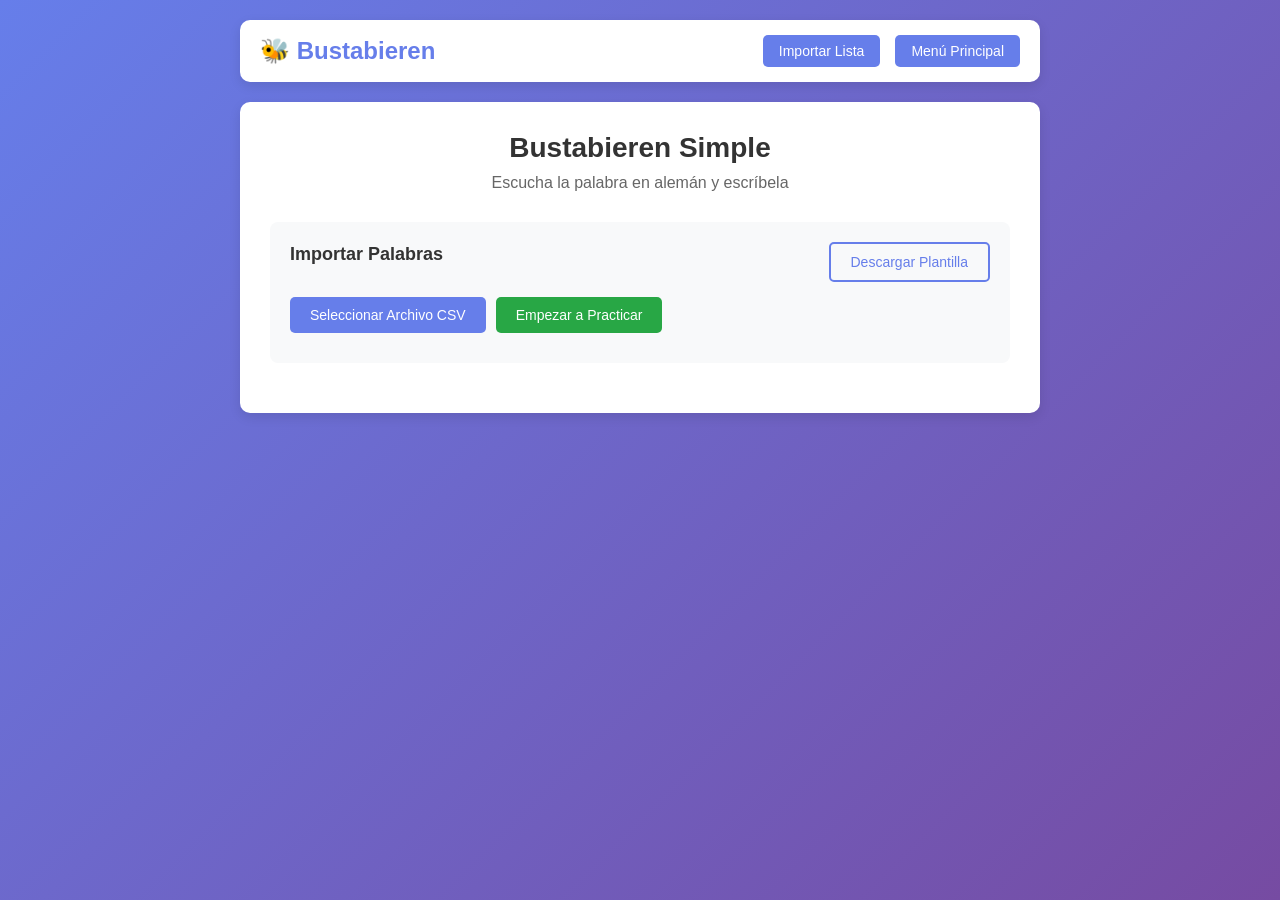
<file: simple.html>
<!DOCTYPE html>
<html lang="es">
<head>
    <meta charset="UTF-8">
    <meta name="viewport" content="width=device-width, initial-scale=1.0">
    <title>Bustabieren - Simple</title>
    <style>
        * {
            margin: 0;
            padding: 0;
            box-sizing: border-box;
            font-family: 'Segoe UI', Tahoma, Geneva, Verdana, sans-serif;
        }

        body {
            background: linear-gradient(135deg, #667eea 0%, #764ba2 100%);
            min-height: 100vh;
            padding: 20px;
        }

        .container {
            max-width: 800px;
            margin: 0 auto;
        }

        /* Header */
        .header {
            background: white;
            padding: 15px 20px;
            border-radius: 10px;
            box-shadow: 0 4px 12px rgba(0,0,0,0.1);
            margin-bottom: 20px;
            display: flex;
            justify-content: space-between;
            align-items: center;
        }

        .logo {
            font-size: 24px;
            font-weight: bold;
            color: #667eea;
        }

        .nav {
            display: flex;
            gap: 15px;
        }

        .nav-link {
            padding: 8px 16px;
            background: #667eea;
            color: white;
            border-radius: 5px;
            text-decoration: none;
            font-size: 14px;
            transition: background 0.3s;
        }

        .nav-link:hover {
            background: #764ba2;
        }

        /* Main Content */
        .main-content {
            background: white;
            border-radius: 10px;
            padding: 30px;
            box-shadow: 0 4px 12px rgba(0,0,0,0.1);
        }

        .title {
            text-align: center;
            font-size: 28px;
            color: #333;
            margin-bottom: 10px;
        }

        .subtitle {
            text-align: center;
            color: #666;
            margin-bottom: 30px;
        }

        /* Import Section */
        .import-section {
            background: #f8f9fa;
            padding: 20px;
            border-radius: 8px;
            margin-bottom: 20px;
        }

        .import-title {
            font-size: 18px;
            font-weight: 600;
            margin-bottom: 15px;
            color: #333;
        }

        .import-buttons {
            display: flex;
            gap: 10px;
            flex-wrap: wrap;
        }

        .btn {
            padding: 10px 20px;
            border: none;
            border-radius: 5px;
            font-size: 14px;
            font-weight: 500;
            cursor: pointer;
            transition: all 0.3s;
            display: inline-flex;
            align-items: center;
            gap: 8px;
        }

        .btn-primary {
            background: #667eea;
            color: white;
        }

        .btn-primary:hover {
            background: #764ba2;
            transform: translateY(-2px);
        }

        .btn-secondary {
            background: #28a745;
            color: white;
        }

        .btn-secondary:hover {
            background: #218838;
            transform: translateY(-2px);
        }

        .btn-outline {
            background: transparent;
            border: 2px solid #667eea;
            color: #667eea;
        }

        .btn-outline:hover {
            background: #667eea;
            color: white;
        }

        /* Practice Section */
        .practice-section {
            text-align: center;
        }

        .flashcard {
            background: linear-gradient(135deg, #667eea 0%, #764ba2 100%);
            border-radius: 15px;
            padding: 40px 20px;
            color: white;
            margin: 20px auto;
            max-width: 500px;
            min-height: 300px;
            display: flex;
            flex-direction: column;
            align-items: center;
            justify-content: center;
            box-shadow: 0 8px 20px rgba(0,0,0,0.2);
        }

        .play-btn {
            width: 100px;
            height: 100px;
            background: rgba(255,255,255,0.2);
            border: 3px solid white;
            border-radius: 50%;
            font-size: 30px;
            color: white;
            cursor: pointer;
            transition: all 0.3s;
            display: flex;
            align-items: center;
            justify-content: center;
            margin-bottom: 20px;
        }

        .play-btn:hover {
            transform: scale(1.1);
            background: rgba(255,255,255,0.3);
        }

        .play-btn.playing {
            animation: pulse 0.5s ease infinite;
        }

        .hint {
            font-size: 16px;
            opacity: 0.9;
            margin-bottom: 20px;
        }

        .answer-input {
            width: 100%;
            max-width: 300px;
            padding: 15px;
            font-size: 20px;
            text-align: center;
            border: 2px solid rgba(255,255,255,0.3);
            border-radius: 8px;
            background: rgba(255,255,255,0.1);
            color: white;
            margin-bottom: 20px;
            transition: all 0.3s;
        }

        .answer-input:focus {
            outline: none;
            border-color: white;
            background: rgba(255,255,255,0.2);
        }

        .answer-input.correct {
            border-color: #28a745;
        }

        .answer-input.incorrect {
            border-color: #dc3545;
        }

        .check-btn {
            padding: 12px 30px;
            background: #28a745;
            color: white;
            border: none;
            border-radius: 8px;
            font-size: 16px;
            font-weight: 600;
            cursor: pointer;
            transition: all 0.3s;
        }

        .check-btn:hover {
            background: #218838;
            transform: translateY(-2px);
        }

        .result {
            margin-top: 20px;
            padding: 20px;
            background: rgba(255,255,255,0.1);
            border-radius: 8px;
            display: none;
        }

        .result.show {
            display: block;
        }

        .result-word {
            font-size: 24px;
            font-weight: bold;
            margin-bottom: 10px;
        }

        .result-translation {
            font-size: 18px;
            opacity: 0.9;
        }

        .next-btn {
            margin-top: 20px;
            padding: 12px 30px;
            background: #764ba2;
            color: white;
            border: none;
            border-radius: 8px;
            font-size: 16px;
            font-weight: 600;
            cursor: pointer;
            transition: all 0.3s;
        }

        .next-btn:hover {
            background: #667eea;
            transform: translateY(-2px);
        }

        /* Stats */
        .stats {
            display: flex;
            justify-content: center;
            gap: 20px;
            margin-top: 20px;
            flex-wrap: wrap;
        }

        .stat-item {
            padding: 10px 20px;
            background: #f8f9fa;
            border-radius: 8px;
            text-align: center;
        }

        .stat-label {
            font-size: 12px;
            color: #666;
            display: block;
        }

        .stat-value {
            font-size: 20px;
            font-weight: bold;
            color: #333;
        }

        /* Word List */
        .word-list {
            background: #f8f9fa;
            padding: 20px;
            border-radius: 8px;
            margin-top: 20px;
        }

        .word-list-title {
            font-size: 16px;
            font-weight: 600;
            margin-bottom: 15px;
            color: #333;
        }

        .words-grid {
            display: grid;
            grid-template-columns: repeat(auto-fill, minmax(150px, 1fr));
            gap: 10px;
            max-height: 200px;
            overflow-y: auto;
        }

        .word-item {
            padding: 10px;
            background: white;
            border-radius: 5px;
            text-align: center;
            font-size: 14px;
            cursor: pointer;
            transition: all 0.3s;
        }

        .word-item:hover {
            background: #667eea;
            color: white;
            transform: translateY(-2px);
        }

        .word-item.active {
            background: #764ba2;
            color: white;
        }

        /* Animations */
        @keyframes pulse {
            0%, 100% { transform: scale(1); }
            50% { transform: scale(1.05); }
        }

        @keyframes shake {
            0%, 100% { transform: translateX(0); }
            25% { transform: translateX(-5px); }
            75% { transform: translateX(5px); }
        }

        .shake {
            animation: shake 0.3s ease;
        }

        /* Responsive */
        @media (max-width: 768px) {
            .header {
                flex-direction: column;
                gap: 10px;
            }

            .nav {
                width: 100%;
                justify-content: center;
            }

            .flashcard {
                min-height: 250px;
            }

            .play-btn {
                width: 80px;
                height: 80px;
                font-size: 24px;
            }

            .answer-input {
                font-size: 18px;
                padding: 12px;
            }

            .stats {
                gap: 10px;
            }

            .stat-item {
                padding: 8px 15px;
            }

            .stat-value {
                font-size: 16px;
            }
        }

        @media (max-width: 480px) {
            .container {
                padding: 10px;
            }

            .main-content {
                padding: 20px;
            }

            .title {
                font-size: 22px;
            }

            .flashcard {
                min-height: 220px;
            }

            .play-btn {
                width: 70px;
                height: 70px;
                font-size: 20px;
            }

            .import-buttons {
                flex-direction: column;
            }

            .btn {
                width: 100%;
                justify-content: center;
            }
        }

        /* Loading */
        .loading {
            text-align: center;
            padding: 40px;
            color: #667eea;
        }

        .loading-spinner {
            font-size: 40px;
            animation: pulse 1s ease infinite;
        }
    </style>
</head>
<body>
    <div class="container">
        <header class="header">
            <div class="logo">🐝 Bustabieren</div>
            <nav class="nav">
                <a href="#" onclick="showImport()" class="nav-link">Importar Lista</a>
                <a href="index.html" class="nav-link">Menú Principal</a>
            </nav>
        </header>

        <main class="main-content" id="mainContent">
            <h1 class="title">Bustabieren Simple</h1>
            <p class="subtitle">Escucha la palabra en alemán y escríbela</p>

            <!-- Import Section -->
            <div class="import-section" id="importSection">
                <div style="display: flex; justify-content: space-between; align-items: center; margin-bottom: 15px;">
                    <h2 class="import-title">Importar Palabras</h2>
                    <button class="btn btn-outline" onclick="downloadTemplate()">Descargar Plantilla</button>
                </div>
                <div style="display: flex; gap: 10px; flex-wrap: wrap;">
                    <input type="file" id="fileInput" accept=".csv" style="display: none;" onchange="handleFileUpload()">
                    <button class="btn btn-primary" onclick="document.getElementById('fileInput').click()">Seleccionar Archivo CSV</button>
                    <button class="btn btn-secondary" onclick="startPractice()">Empezar a Practicar</button>
                </div>
                <div id="fileInfo" style="margin-top: 10px; font-size: 14px; color: #666;"></div>
            </div>

            <!-- Practice Section -->
            <div class="practice-section" id="practiceSection" style="display: none;">
                <div class="flashcard" id="flashcard">
                    <button class="play-btn" id="playBtn" onclick="playAudio()">▶</button>
                    <div class="hint" id="hint">Escucha la palabra y escríbela</div>
                    <input type="text" class="answer-input" id="answerInput" placeholder="Escribe aquí..." 
                           onkeydown="if(event.key==='Enter') checkAnswer()" autocomplete="off">
                    <button class="check-btn" onclick="checkAnswer()">Verificar</button>
                    
                    <div class="result" id="result">
                        <div class="result-word" id="resultWord"></div>
                        <div class="result-translation" id="resultTranslation"></div>
                        <button class="next-btn" onclick="nextWord()" style="margin-top: 15px;">Siguiente →</button>
                    </div>
                </div>

                <div class="stats">
                    <div class="stat-item">
                        <span class="stat-label">Correctas</span>
                        <span class="stat-value" id="correctCount">0</span>
                    </div>
                    <div class="stat-item">
                        <span class="stat-label">Incorrectas</span>
                        <span class="stat-value" id="incorrectCount">0</span>
                    </div>
                    <div class="stat-item">
                        <span class="stat-label">Precisión</span>
                        <span class="stat-value" id="accuracy">0%</span>
                    </div>
                </div>

                <div class="word-list">
                    <h3 class="word-list-title">Tus palabras (<span id="totalWords">0</span>)</h3>
                    <div class="words-grid" id="wordsGrid"></div>
                </div>
            </div>

            <!-- Loading -->
            <div class="loading" id="loading" style="display: none;">
                <div class="loading-spinner">⏳</div>
                <p>Cargando palabras...</p>
            </div>
        </main>
    </div>

    <script>
        // State
        let words = [];
        let currentWord = null;
        let currentIndex = 0;
        let correctCount = 0;
        let incorrectCount = 0;
        let synth = window.speechSynthesis;

        // DOM Elements
        const fileInput = document.getElementById('fileInput');
        const fileInfo = document.getElementById('fileInfo');
        const importSection = document.getElementById('importSection');
        const practiceSection = document.getElementById('practiceSection');
        const playBtn = document.getElementById('playBtn');
        const hint = document.getElementById('hint');
        const answerInput = document.getElementById('answerInput');
        const result = document.getElementById('result');
        const resultWord = document.getElementById('resultWord');
        const resultTranslation = document.getElementById('resultTranslation');
        const correctCountEl = document.getElementById('correctCount');
        const incorrectCountEl = document.getElementById('incorrectCount');
        const accuracyEl = document.getElementById('accuracy');
        const totalWordsEl = document.getElementById('totalWords');
        const wordsGrid = document.getElementById('wordsGrid');
        const loading = document.getElementById('loading');

        // Initialize
        document.addEventListener('DOMContentLoaded', () => {
            loadWords();
            updateWordList();
            updateStats();
        });

        // Load words from localStorage
        function loadWords() {
            const savedWords = localStorage.getItem('bustabierenSimpleWords');
            if (savedWords) {
                words = JSON.parse(savedWords);
            }
        }

        // Save words to localStorage
        function saveWords() {
            localStorage.setItem('bustabierenSimpleWords', JSON.stringify(words));
        }

        // Show import section
        function showImport() {
            importSection.style.display = 'block';
            practiceSection.style.display = 'none';
        }

        // Handle file upload
        function handleFileUpload() {
            const file = fileInput.files[0];
            if (!file) return;

            fileInfo.textContent = `Archivo: ${file.name} (${formatFileSize(file.size)})`;

            const reader = new FileReader();
            reader.onload = (e) => {
                parseCSV(e.target.result);
            };
            reader.readAsText(file);
        }

        // Parse CSV
        function parseCSV(content) {
            const lines = content.split('\n');
            const newWords = [];

            // Skip header
            for (let i = 1; i < lines.length; i++) {
                const line = lines[i].trim();
                if (!line) continue;

                const parts = line.split(',').map(p => p.trim());
                if (parts.length >= 1 && parts[0]) {
                    newWords.push({
                        word: parts[0],
                        translation: parts.length >= 2 ? parts[1] : '',
                        level: parts.length >= 3 ? parts[2] : 'medio'
                    });
                }
            }

            if (newWords.length > 0) {
                words = newWords;
                saveWords();
                updateWordList();
                fileInfo.textContent += ` - ${newWords.length} palabras importadas`;
            } else {
                fileInfo.textContent = 'No se encontraron palabras válidas en el archivo';
            }
        }

        // Format file size
        function formatFileSize(bytes) {
            if (bytes < 1024) return `${bytes} bytes`;
            if (bytes < 1048576) return `${(bytes/1024).toFixed(2)} KB`;
            return `${(bytes/1048576).toFixed(2)} MB`;
        }

        // Download template
        function downloadTemplate() {
            const csvContent = `Palabra en Alemán,Traducción (opcional),Nivel (facil/medio/dificil)
Apfel,Manzana,facil
Buch,Libro,facil
Haus,Casa,facil
Schule,Escuela,medio
Arbeit,Trabajo,medio
Zeit,Tiempo,medio
Geld,Dinero,dificil
Sprache,Idioma,dificil`;

            const blob = new Blob([csvContent], {type: 'text/csv;charset=utf-8;'});
            const url = URL.createObjectURL(blob);
            const link = document.createElement('a');
            link.href = url;
            link.download = 'plantilla_bustabieren.csv';
            document.body.appendChild(link);
            link.click();
            document.body.removeChild(link);
            URL.revokeObjectURL(url);
        }

        // Start practice
        function startPractice() {
            if (words.length === 0) {
                alert('No hay palabras importadas. Por favor, importa un archivo CSV primero.');
                return;
            }

            importSection.style.display = 'none';
            practiceSection.style.display = 'block';
            
            // Shuffle words
            shuffleWords();
            
            // Start with first word
            currentIndex = 0;
            showWord();
        }

        // Shuffle words
        function shuffleWords() {
            for (let i = words.length - 1; i > 0; i--) {
                const j = Math.floor(Math.random() * (i + 1));
                [words[i], words[j]] = [words[j], words[i]];
            }
        }

        // Show word
        function showWord() {
            currentWord = words[currentIndex];
            answerInput.value = '';
            answerInput.classList.remove('correct', 'incorrect');
            result.classList.remove('show');
            hint.textContent = 'Escucha la palabra y escríbela';
            
            // Focus input
            setTimeout(() => answerInput.focus(), 100);
            
            updateWordList();
            updateStats();
        }

        // Play audio
        function playAudio() {
            if (!currentWord) return;

            // Cancel any ongoing speech
            synth.cancel();

            // Create utterance
            const utterance = new SpeechSynthesisUtterance(currentWord.word);
            utterance.lang = 'de-DE';
            
            // Try to find a German voice
            const voices = synth.getVoices();
            const germanVoice = voices.find(v => v.lang.includes('de'));
            if (germanVoice) {
                utterance.voice = germanVoice;
            }

            // Visual feedback
            playBtn.classList.add('playing');
            hint.textContent = 'Escuchando...';
            
            utterance.onend = () => {
                playBtn.classList.remove('playing');
                hint.textContent = 'Escribe lo que escuchaste';
            };

            synth.speak(utterance);
        }

        // Check answer
        function checkAnswer() {
            const userAnswer = answerInput.value.trim().toLowerCase();
            const correctAnswer = currentWord.word.toLowerCase();

            if (!userAnswer) {
                answerInput.classList.add('shake');
                setTimeout(() => answerInput.classList.remove('shake'), 300);
                return;
            }

            if (userAnswer === correctAnswer) {
                answerInput.classList.add('correct');
                correctCount++;
            } else {
                answerInput.classList.add('incorrect');
                incorrectCount++;
            }

            // Show result
            resultWord.textContent = currentWord.word;
            resultTranslation.textContent = currentWord.translation || '';
            result.classList.add('show');
            
            updateStats();
        }

        // Next word
        function nextWord() {
            currentIndex++;
            
            if (currentIndex >= words.length) {
                // All words completed
                resultWord.textContent = '¡Todas las palabras completadas!';
                resultTranslation.textContent = `Correctas: ${correctCount}, Incorrectas: ${incorrectCount}`;
                return;
            }

            showWord();
        }

        // Update word list
        function updateWordList() {
            totalWordsEl.textContent = words.length;
            
            wordsGrid.innerHTML = '';
            words.forEach((word, index) => {
                const wordEl = document.createElement('div');
                wordEl.className = `word-item ${index === currentIndex ? 'active' : ''}`;
                wordEl.textContent = word.word;
                wordEl.onclick = () => {
                    currentIndex = index;
                    showWord();
                };
                wordsGrid.appendChild(wordEl);
            });
        }

        // Update stats
        function updateStats() {
            correctCountEl.textContent = correctCount;
            incorrectCountEl.textContent = incorrectCount;
            
            const total = correctCount + incorrectCount;
            const accuracy = total > 0 ? Math.round((correctCount / total) * 100) : 0;
            accuracyEl.textContent = `${accuracy}%`;
        }

        // Keyboard shortcuts
        document.addEventListener('keydown', (e) => {
            if (practiceSection.style.display === 'none') return;

            if (e.key === ' ') {
                e.preventDefault();
                playAudio();
            }
        });

        // Chrome loads voices asynchronously
        if (speechSynthesis.onvoiceschanged !== undefined) {
            speechSynthesis.onvoiceschanged = () => {
                // Voices loaded
            };
        }
    </script>
</body>
</html>
</file>
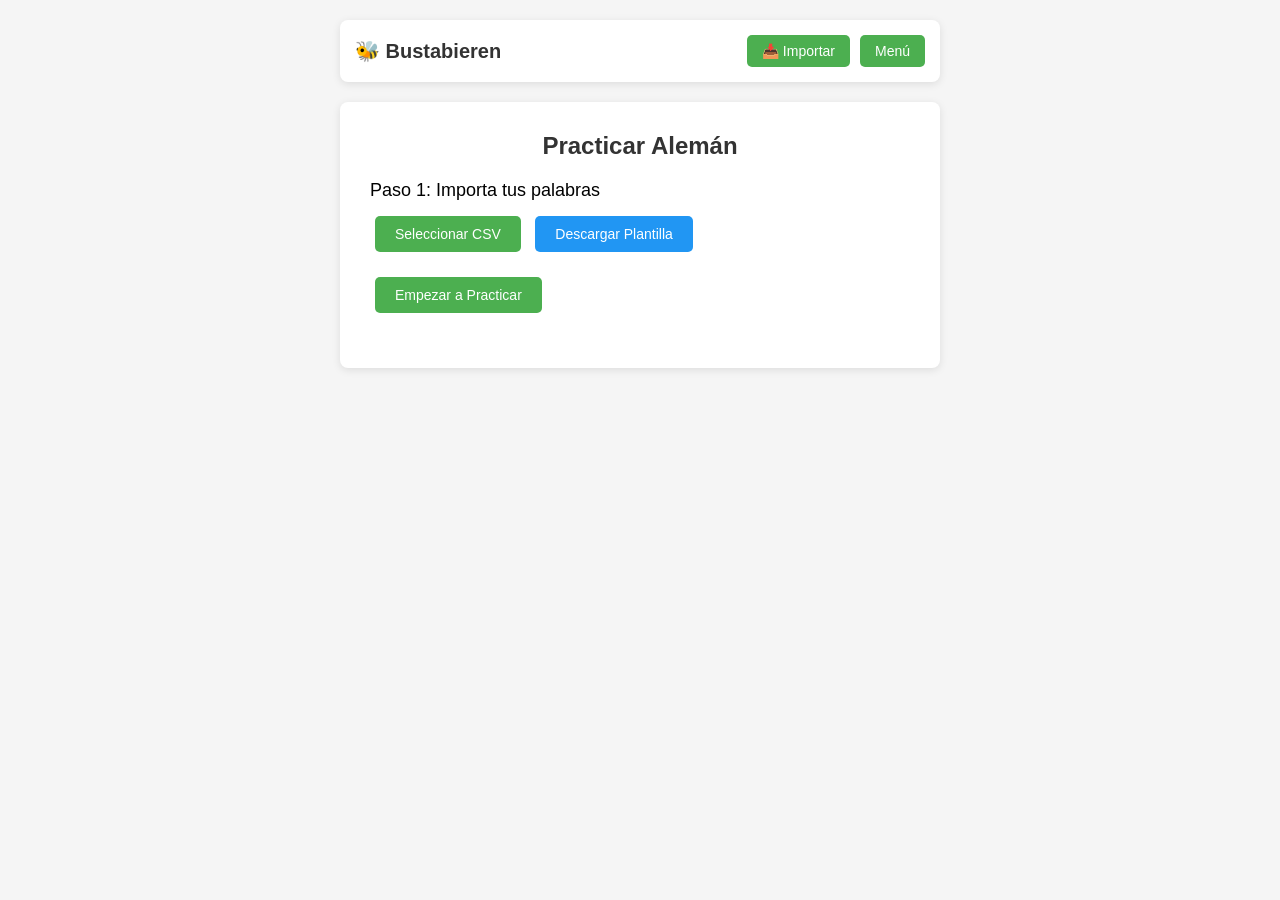
<file: simple2.html>
<!DOCTYPE html>
<html lang="es">
<head>
    <meta charset="UTF-8">
    <meta name="viewport" content="width=device-width, initial-scale=1.0">
    <title>Bustabieren - Ultra Simple</title>
    <style>
        * {
            margin: 0;
            padding: 0;
            box-sizing: border-box;
            font-family: Arial, sans-serif;
        }

        body {
            background: #f5f5f5;
            min-height: 100vh;
            padding: 20px;
        }

        .container {
            max-width: 600px;
            margin: 0 auto;
        }

        /* Header */
        .header {
            background: white;
            padding: 15px;
            border-radius: 8px;
            box-shadow: 0 2px 8px rgba(0,0,0,0.1);
            margin-bottom: 20px;
            display: flex;
            justify-content: space-between;
            align-items: center;
        }

        .logo {
            font-size: 20px;
            font-weight: bold;
            color: #333;
        }

        .nav {
            display: flex;
            gap: 10px;
        }

        .nav-link {
            padding: 8px 15px;
            background: #4CAF50;
            color: white;
            border-radius: 5px;
            text-decoration: none;
            font-size: 14px;
        }

        /* Main */
        .main {
            background: white;
            border-radius: 8px;
            padding: 30px;
            box-shadow: 0 2px 8px rgba(0,0,0,0.1);
        }

        .title {
            text-align: center;
            font-size: 24px;
            color: #333;
            margin-bottom: 20px;
        }

        /* Import Section */
        .import-section {
            margin-bottom: 20px;
        }

        .import-title {
            font-size: 18px;
            margin-bottom: 10px;
        }

        .btn {
            padding: 10px 20px;
            border: none;
            border-radius: 5px;
            font-size: 14px;
            cursor: pointer;
            margin: 5px;
        }

        .btn-primary {
            background: #4CAF50;
            color: white;
        }

        .btn-secondary {
            background: #2196F3;
            color: white;
        }

        /* Practice Section */
        .practice-section {
            text-align: center;
        }

        .flashcard {
            background: linear-gradient(135deg, #4CAF50, #45a049);
            border-radius: 12px;
            padding: 30px;
            color: white;
            margin: 20px auto;
            max-width: 400px;
            box-shadow: 0 4px 12px rgba(0,0,0,0.2);
        }

        .play-btn {
            width: 80px;
            height: 80px;
            background: rgba(255,255,255,0.2);
            border: 2px solid white;
            border-radius: 50%;
            font-size: 24px;
            color: white;
            cursor: pointer;
            margin: 0 auto 20px;
            transition: all 0.3s;
        }

        .play-btn:hover {
            background: rgba(255,255,255,0.3);
            transform: scale(1.1);
        }

        .hint {
            font-size: 16px;
            margin-bottom: 20px;
        }

        .answer-input {
            width: 100%;
            max-width: 300px;
            padding: 15px;
            font-size: 20px;
            text-align: center;
            border: 2px solid #ddd;
            border-radius: 8px;
            margin: 10px auto;
        }

        .answer-input:focus {
            outline: none;
            border-color: #4CAF50;
        }

        .btn-check {
            padding: 12px 30px;
            background: #ff9800;
            color: white;
            border: none;
            border-radius: 8px;
            font-size: 16px;
            cursor: pointer;
            margin: 10px;
        }

        .result {
            margin-top: 20px;
            padding: 20px;
            background: rgba(255,255,255,0.15);
            border-radius: 8px;
            display: none;
        }

        .result.show {
            display: block;
        }

        .result-word {
            font-size: 24px;
            font-weight: bold;
            margin-bottom: 10px;
        }

        .result-translation {
            font-size: 18px;
            opacity: 0.9;
        }

        .btn-next {
            background: #2196F3;
            color: white;
            padding: 12px 30px;
            border: none;
            border-radius: 8px;
            font-size: 16px;
            cursor: pointer;
            margin-top: 15px;
        }

        /* Stats */
        .stats {
            display: flex;
            justify-content: center;
            gap: 15px;
            margin: 20px 0;
            flex-wrap: wrap;
        }

        .stat {
            text-align: center;
        }

        .stat-label {
            font-size: 12px;
            color: #666;
            display: block;
        }

        .stat-value {
            font-size: 20px;
            font-weight: bold;
            color: #333;
        }

        /* Responsive */
        @media (max-width: 600px) {
            .container {
                padding: 10px;
            }
            
            .flashcard {
                padding: 20px;
            }
            
            .play-btn {
                width: 70px;
                height: 70px;
                font-size: 20px;
            }
            
            .answer-input {
                font-size: 18px;
                padding: 12px;
            }
        }
    </style>
</head>
<body>
    <div class="container">
        <header class="header">
            <div class="logo">🐝 Bustabieren</div>
            <nav class="nav">
                <a href="#" onclick="showImport()" class="nav-link">📥 Importar</a>
                <a href="index.html" class="nav-link">Menú</a>
            </nav>
        </header>

        <main class="main">
            <h1 class="title">Practicar Alemán</h1>
            
            <!-- Import Section -->
            <div class="import-section" id="importSection">
                <p class="import-title">Paso 1: Importa tus palabras</p>
                <input type="file" id="fileInput" accept=".csv" style="display: none;" onchange="handleFile()">
                <button class="btn btn-primary" onclick="document.getElementById('fileInput').click()">Seleccionar CSV</button>
                <button class="btn btn-secondary" onclick="downloadTemplate()">Descargar Plantilla</button>
                <p id="fileInfo" style="margin-top: 10px; font-size: 14px; color: #666;"></p>
                <button class="btn btn-primary" onclick="startPractice()" style="margin-top: 10px;">Empezar a Practicar</button>
            </div>

            <!-- Practice Section -->
            <div class="practice-section" id="practiceSection" style="display: none;">
                <div class="flashcard">
                    <button class="play-btn" onclick="playWord()">▶</button>
                    <p class="hint">Escucha y escribe la palabra</p>
                    <input type="text" class="answer-input" id="answerInput" placeholder="Escribe aquí..." 
                           onkeydown="if(event.key==='Enter') checkAnswer()">
                    <button class="btn-check" onclick="checkAnswer()">Verificar</button>
                    
                    <div class="result" id="result">
                        <div class="result-word" id="resultWord"></div>
                        <div class="result-translation" id="resultTranslation"></div>
                        <button class="btn-next" onclick="nextWord()">Siguiente →</button>
                    </div>
                </div>

                <div class="stats">
                    <div class="stat">
                        <span class="stat-label">Correctas</span>
                        <span class="stat-value" id="correctCount">0</span>
                    </div>
                    <div class="stat">
                        <span class="stat-label">Incorrectas</span>
                        <span class="stat-value" id="incorrectCount">0</span>
                    </div>
                    <div class="stat">
                        <span class="stat-label">Total</span>
                        <span class="stat-value" id="totalWords">0</span>
                    </div>
                </div>
            </div>
        </main>
    </div>

    <script>
        // State
        let words = [];
        let currentIndex = 0;
        let correctCount = 0;
        let incorrectCount = 0;
        let synth = window.speechSynthesis;
        let currentUtterance = null;

        // DOM
        const fileInput = document.getElementById('fileInput');
        const fileInfo = document.getElementById('fileInfo');
        const importSection = document.getElementById('importSection');
        const practiceSection = document.getElementById('practiceSection');
        const answerInput = document.getElementById('answerInput');
        const result = document.getElementById('result');
        const resultWord = document.getElementById('resultWord');
        const resultTranslation = document.getElementById('resultTranslation');

        // Load words
        function loadWords() {
            const saved = localStorage.getItem('bustabierenUltraWords');
            if (saved) {
                words = JSON.parse(saved);
            }
        }

        // Save words
        function saveWords() {
            localStorage.setItem('bustabierenUltraWords', JSON.stringify(words));
        }

        // Show import
        function showImport() {
            importSection.style.display = 'block';
            practiceSection.style.display = 'none';
        }

        // Handle file
        function handleFile() {
            const file = fileInput.files[0];
            if (!file) return;

            fileInfo.textContent = `Archivo: ${file.name}`;

            const reader = new FileReader();
            reader.onload = (e) => {
                parseCSV(e.target.result);
            };
            reader.readAsText(file);
        }

        // Parse CSV
        function parseCSV(content) {
            const lines = content.split('\n');
            const newWords = [];

            for (let i = 1; i < lines.length; i++) {
                const line = lines[i].trim();
                if (!line) continue;

                // Split by comma, but handle commas in quotes
                const parts = line.split(',').map(p => p.trim().replace(/^"|"$/g, ''));
                
                if (parts[0]) {
                    newWords.push({
                        word: parts[0],
                        translation: parts[1] || ''
                    });
                }
            }

            if (newWords.length > 0) {
                words = newWords;
                saveWords();
                fileInfo.textContent += ` - ${newWords.length} palabras`;
            }
        }

        // Download template
        function downloadTemplate() {
            const csv = `Palabra en Alemán,Traducción
Apfel,Manzana
Haus,Casa
Buch,Libro
Schule,Escuela
Arbeit,Trabajo`;

            const blob = new Blob([csv], {type: 'text/csv'});
            const url = URL.createObjectURL(blob);
            const a = document.createElement('a');
            a.href = url;
            a.download = 'palabras.csv';
            a.click();
            URL.revokeObjectURL(url);
        }

        // Start practice
        function startPractice() {
            if (words.length === 0) {
                alert('Primero importa palabras');
                return;
            }

            importSection.style.display = 'none';
            practiceSection.style.display = 'block';
            
            // Shuffle
            for (let i = words.length - 1; i > 0; i--) {
                const j = Math.floor(Math.random() * (i + 1));
                [words[i], words[j]] = [words[j], words[i]];
            }
            
            currentIndex = 0;
            showWord();
        }

        // Show word
        function showWord() {
            answerInput.value = '';
            result.classList.remove('show');
            answerInput.focus();
            
            document.getElementById('totalWords').textContent = words.length;
        }

        // Play word - MEJORADO para voz más clara
        function playWord() {
            // Cancel any ongoing speech
            synth.cancel();

            if (!words[currentIndex]) return;

            // Create utterance
            const utterance = new SpeechSynthesisUtterance(words[currentIndex].word);
            
            // Set to German with clear voice
            utterance.lang = 'de-DE';
            utterance.rate = 0.9;  // Más lento para mejor comprensión
            utterance.pitch = 1;
            utterance.volume = 1;

            // Try to find the best German voice
            const voices = synth.getVoices();
            const germanVoices = voices.filter(v => v.lang.includes('de'));
            
            // Prefer female voice if available (usually clearer)
            const preferredVoice = germanVoices.find(v => v.name.includes('Female')) ||
                                  germanVoices.find(v => v.name.includes('Frau')) ||
                                  germanVoices[0];
            
            if (preferredVoice) {
                utterance.voice = preferredVoice;
            }

            // Visual feedback
            const playBtn = document.querySelector('.play-btn');
            playBtn.textContent = '⏳';
            
            utterance.onend = () => {
                playBtn.textContent = '▶';
            };

            utterance.onerror = () => {
                playBtn.textContent = '▶';
                alert('Error al reproducir. Prueba con Chrome o Edge.');
            };

            synth.speak(utterance);
        }

        // Check answer - CORREGIDO para aceptar espacios
        function checkAnswer() {
            const userAnswer = answerInput.value.trim();
            const correctAnswer = words[currentIndex].word;

            if (!userAnswer) {
                return;
            }

            // Comparar SIN importar mayúsculas/minúsculas
            if (userAnswer.toLowerCase() === correctAnswer.toLowerCase()) {
                correctCount++;
            } else {
                incorrectCount++;
            }

            // Show result
            resultWord.textContent = correctAnswer;
            resultTranslation.textContent = words[currentIndex].translation || '';
            result.classList.add('show');
            
            document.getElementById('correctCount').textContent = correctCount;
            document.getElementById('incorrectCount').textContent = incorrectCount;
        }

        // Next word
        function nextWord() {
            currentIndex++;
            
            if (currentIndex >= words.length) {
                resultWord.textContent = '¡Todas completadas!';
                resultTranslation.textContent = `Correctas: ${correctCount}/${words.length}`;
                return;
            }

            showWord();
        }

        // Load voices when available
        if (speechSynthesis.onvoiceschanged !== undefined) {
            speechSynthesis.onvoiceschanged = () => {
                // Voices loaded
            };
        }

        // Initialize
        loadWords();
    </script>
</body>
</html>
</file>
<file: styles/main.css>
/* ===== CSS Variables ===== */
:root {
    /* Colors */
    --primary-color: #4a6bff;
    --primary-dark: #3a5bef;
    --primary-light: #6a8bff;
    --secondary-color: #ff6b6b;
    --secondary-dark: #ee5252;
    --text-color: #2c3e50;
    --text-light: #7f8c8d;
    --bg-color: #ffffff;
    --bg-light: #f8f9fa;
    --card-bg: #ffffff;
    --border-color: #e0e0e0;
    --success-color: #27ae60;
    --warning-color: #f39c12;
    --danger-color: #e74c3c;
    
    /* Typography */
    --font-family: 'Inter', -apple-system, BlinkMacSystemFont, sans-serif;
    --font-size-base: 16px;
    --font-size-lg: 18px;
    --font-size-xl: 24px;
    --font-size-2xl: 32px;
    --font-size-3xl: 48px;
    
    /* Spacing */
    --spacing-sm: 8px;
    --spacing-md: 16px;
    --spacing-lg: 24px;
    --spacing-xl: 32px;
    --spacing-2xl: 48px;
    
    /* Border Radius */
    --radius-sm: 4px;
    --radius-md: 8px;
    --radius-lg: 12px;
    --radius-xl: 16px;
    --radius-full: 9999px;
    
    /* Shadows */
    --shadow-sm: 0 2px 4px rgba(0, 0, 0, 0.05);
    --shadow-md: 0 4px 8px rgba(0, 0, 0, 0.1);
    --shadow-lg: 0 8px 16px rgba(0, 0, 0, 0.1);
    --shadow-xl: 0 12px 24px rgba(0, 0, 0, 0.15);
    
    /* Transitions */
    --transition-fast: 0.15s ease;
    --transition-normal: 0.25s ease;
    --transition-slow: 0.35s ease;
}

/* ===== Reset & Base ===== */
*, *::before, *::after {
    box-sizing: border-box;
    margin: 0;
    padding: 0;
}

html {
    scroll-behavior: smooth;
}

body {
    font-family: var(--font-family);
    font-size: var(--font-size-base);
    line-height: 1.6;
    color: var(--text-color);
    background-color: var(--bg-color);
    overflow-x: hidden;
}

a {
    color: inherit;
    text-decoration: none;
}

img {
    max-width: 100%;
    height: auto;
}

.container {
    width: 100%;
    max-width: 1200px;
    margin: 0 auto;
    padding: 0 var(--spacing-lg);
}

/* ===== Typography ===== */
h1, h2, h3, h4, h5, h6 {
    font-weight: 700;
    line-height: 1.2;
    color: var(--text-color);
}

h1 { font-size: var(--font-size-3xl); }
h2 { font-size: var(--font-size-2xl); }
h3 { font-size: var(--font-size-xl); }
h4 { font-size: var(--font-size-lg); }

.highlight {
    color: var(--primary-color);
}

/* ===== Header ===== */
.header {
    position: sticky;
    top: 0;
    background-color: var(--bg-color);
    box-shadow: var(--shadow-sm);
    z-index: 1000;
    padding: var(--spacing-md) 0;
}

.header .container {
    display: flex;
    align-items: center;
    justify-content: space-between;
    gap: var(--spacing-xl);
}

.logo {
    display: flex;
    align-items: center;
    gap: var(--spacing-sm);
}

.logo-icon {
    font-size: var(--font-size-xl);
}

.logo-text {
    font-size: var(--font-size-xl);
    font-weight: 700;
    color: var(--primary-color);
}

.nav {
    display: flex;
    gap: var(--spacing-lg);
}

.nav-link {
    font-size: var(--font-size-base);
    font-weight: 500;
    color: var(--text-light);
    transition: color var(--transition-fast);
}

.nav-link:hover {
    color: var(--primary-color);
}

/* ===== Buttons ===== */
.btn {
    display: inline-flex;
    align-items: center;
    justify-content: center;
    padding: var(--spacing-sm) var(--spacing-md);
    font-size: var(--font-size-base);
    font-weight: 600;
    border-radius: var(--radius-md);
    transition: all var(--transition-fast);
    cursor: pointer;
    border: none;
    gap: var(--spacing-sm);
}

.btn-primary {
    background-color: var(--primary-color);
    color: white;
}

.btn-primary:hover {
    background-color: var(--primary-dark);
    transform: translateY(-2px);
    box-shadow: var(--shadow-md);
}

.btn-secondary {
    background-color: var(--secondary-color);
    color: white;
}

.btn-secondary:hover {
    background-color: var(--secondary-dark);
    transform: translateY(-2px);
    box-shadow: var(--shadow-md);
}

.btn-outline {
    background-color: transparent;
    color: var(--primary-color);
    border: 2px solid var(--primary-color);
}

.btn-outline:hover {
    background-color: var(--primary-color);
    color: white;
}

.btn-large {
    padding: var(--spacing-md) var(--spacing-xl);
    font-size: var(--font-size-lg);
}

/* ===== Hero Section ===== */
.hero {
    padding: var(--spacing-2xl) 0;
    background: linear-gradient(135deg, var(--bg-light) 0%, var(--bg-color) 100%);
}

.hero .container {
    display: grid;
    grid-template-columns: 1fr 1fr;
    gap: var(--spacing-2xl);
    align-items: center;
}

.hero-content {
    max-width: 600px;
}

.hero-title {
    font-size: 3.5rem;
    line-height: 1.1;
    margin-bottom: var(--spacing-lg);
}

.hero-subtitle {
    font-size: var(--font-size-lg);
    color: var(--text-light);
    margin-bottom: var(--spacing-xl);
}

.hero-buttons {
    display: flex;
    gap: var(--spacing-md);
}

.hero-image {
    justify-self: center;
}

.hero-image img {
    max-width: 500px;
    border-radius: var(--radius-lg);
    box-shadow: var(--shadow-xl);
}

/* ===== Features Section ===== */
.features {
    padding: var(--spacing-2xl) 0;
    text-align: center;
}

.section-title {
    font-size: 2.5rem;
    margin-bottom: var(--spacing-md);
}

.section-subtitle {
    font-size: var(--font-size-lg);
    color: var(--text-light);
    margin-bottom: var(--spacing-xl);
    max-width: 700px;
    margin-left: auto;
    margin-right: auto;
}

.features-grid {
    display: grid;
    grid-template-columns: repeat(auto-fit, minmax(300px, 1fr));
    gap: var(--spacing-xl);
    margin-top: var(--spacing-xl);
}

.feature-card {
    background-color: var(--card-bg);
    padding: var(--spacing-xl);
    border-radius: var(--radius-lg);
    box-shadow: var(--shadow-sm);
    transition: transform var(--transition-normal), box-shadow var(--transition-normal);
    text-align: center;
}

.feature-card:hover {
    transform: translateY(-8px);
    box-shadow: var(--shadow-lg);
}

.feature-icon {
    font-size: 3rem;
    margin-bottom: var(--spacing-md);
}

.feature-title {
    font-size: var(--font-size-xl);
    margin-bottom: var(--spacing-sm);
}

.feature-description {
    color: var(--text-light);
}

/* ===== How It Works Section ===== */
.how-it-works {
    padding: var(--spacing-2xl) 0;
    background-color: var(--bg-light);
    text-align: center;
}

.steps {
    display: grid;
    grid-template-columns: repeat(auto-fit, minmax(250px, 1fr));
    gap: var(--spacing-xl);
    margin-top: var(--spacing-xl);
}

.step {
    background-color: var(--card-bg);
    padding: var(--spacing-xl);
    border-radius: var(--radius-lg);
    box-shadow: var(--shadow-sm);
    text-align: center;
    position: relative;
}

.step::before {
    content: '';
    position: absolute;
    top: -20px;
    left: 50%;
    transform: translateX(-50%);
    width: 40px;
    height: 40px;
    background-color: var(--primary-color);
    border-radius: var(--radius-full);
    z-index: -1;
}

.step-number {
    display: inline-flex;
    align-items: center;
    justify-content: center;
    width: 40px;
    height: 40px;
    background-color: var(--primary-color);
    color: white;
    font-size: var(--font-size-xl);
    font-weight: 700;
    border-radius: var(--radius-full);
    margin-bottom: var(--spacing-md);
}

.step-title {
    font-size: var(--font-size-lg);
    margin-bottom: var(--spacing-sm);
}

.step-description {
    color: var(--text-light);
}

/* ===== Levels Section ===== */
.levels {
    padding: var(--spacing-2xl) 0;
    text-align: center;
}

.levels-grid {
    display: grid;
    grid-template-columns: repeat(auto-fit, minmax(280px, 1fr));
    gap: var(--spacing-lg);
    margin-top: var(--spacing-xl);
}

.level-card {
    background-color: var(--card-bg);
    padding: var(--spacing-xl);
    border-radius: var(--radius-lg);
    box-shadow: var(--shadow-sm);
    transition: transform var(--transition-normal), box-shadow var(--transition-normal);
    border-top: 4px solid var(--level-color, var(--primary-color));
}

.level-card:hover {
    transform: translateY(-8px);
    box-shadow: var(--shadow-lg);
}

.level-badge {
    display: inline-flex;
    align-items: center;
    justify-content: center;
    width: 50px;
    height: 50px;
    background-color: var(--level-color, var(--primary-color));
    color: white;
    font-size: var(--font-size-xl);
    font-weight: 700;
    border-radius: var(--radius-full);
    margin-bottom: var(--spacing-md);
}

.level-title {
    font-size: var(--font-size-xl);
    margin-bottom: var(--spacing-sm);
}

.level-description {
    color: var(--text-light);
    margin-bottom: var(--spacing-md);
}

.level-stats {
    display: flex;
    gap: var(--spacing-lg);
    margin-bottom: var(--spacing-md);
    font-size: var(--font-size-sm);
}

.stat {
    color: var(--text-light);
}

.stat strong {
    color: var(--text-color);
}

/* ===== Competition Section ===== */
.competition {
    padding: var(--spacing-2xl) 0;
    background: linear-gradient(135deg, var(--primary-light) 0%, var(--primary-color) 100%);
    color: white;
}

.competition .container {
    display: grid;
    grid-template-columns: 1fr 1fr;
    gap: var(--spacing-2xl);
    align-items: center;
}

.competition-content {
    text-align: left;
}

.competition .section-title,
.competition .section-subtitle {
    color: white;
}

.competition-description {
    color: rgba(255, 255, 255, 0.9);
    margin-bottom: var(--spacing-xl);
    font-size: var(--font-size-lg);
}

.competition-buttons {
    display: flex;
    gap: var(--spacing-md);
}

.competition-image {
    justify-self: center;
}

.competition-image img {
    max-width: 400px;
    border-radius: var(--radius-lg);
    box-shadow: var(--shadow-xl);
}

.competition .btn-primary {
    background-color: white;
    color: var(--primary-color);
}

.competition .btn-primary:hover {
    background-color: var(--bg-light);
    color: var(--primary-color);
}

.competition .btn-secondary {
    background-color: transparent;
    color: white;
    border: 2px solid white;
}

.competition .btn-secondary:hover {
    background-color: white;
    color: var(--primary-color);
}

/* ===== Testimonials Section ===== */
.testimonials {
    padding: var(--spacing-2xl) 0;
    text-align: center;
}

.testimonials-grid {
    display: grid;
    grid-template-columns: repeat(auto-fit, minmax(300px, 1fr));
    gap: var(--spacing-xl);
    margin-top: var(--spacing-xl);
}

.testimonial-card {
    background-color: var(--card-bg);
    padding: var(--spacing-xl);
    border-radius: var(--radius-lg);
    box-shadow: var(--shadow-sm);
    text-align: center;
}

.testimonial-avatar {
    font-size: 3rem;
    margin-bottom: var(--spacing-md);
}

.testimonial-quote {
    font-size: var(--font-size-lg);
    font-style: italic;
    color: var(--text-color);
    margin-bottom: var(--spacing-md);
}

.testimonial-author {
    color: var(--text-light);
    font-size: var(--font-size-sm);
}

/* ===== CTA Section ===== */
.cta {
    padding: var(--spacing-2xl) 0;
    text-align: center;
    background: linear-gradient(135deg, var(--secondary-color) 0%, var(--danger-color) 100%);
    color: white;
}

.cta .section-title,
.cta .section-subtitle {
    color: white;
}

.cta-buttons {
    display: flex;
    justify-content: center;
    gap: var(--spacing-md);
    margin-top: var(--spacing-xl);
}

.cta .btn-primary {
    background-color: white;
    color: var(--secondary-color);
}

.cta .btn-primary:hover {
    background-color: var(--bg-light);
    color: var(--secondary-color);
}

.cta .btn-secondary {
    background-color: transparent;
    color: white;
    border: 2px solid white;
}

.cta .btn-secondary:hover {
    background-color: white;
    color: var(--secondary-color);
}

/* ===== Footer ===== */
.footer {
    background-color: var(--text-color);
    color: white;
    padding: var(--spacing-2xl) 0 var(--spacing-lg);
}

.footer-content {
    display: grid;
    grid-template-columns: 1fr 2fr;
    gap: var(--spacing-2xl);
    margin-bottom: var(--spacing-xl);
}

.footer-brand {
    text-align: left;
}

.footer-title {
    font-size: var(--font-size-xl);
    color: white;
    margin-bottom: var(--spacing-sm);
}

.footer-tagline {
    color: rgba(255, 255, 255, 0.7);
}

.footer-links {
    display: grid;
    grid-template-columns: repeat(3, 1fr);
    gap: var(--spacing-xl);
}

.footer-column-title {
    font-size: var(--font-size-base);
    font-weight: 600;
    color: white;
    margin-bottom: var(--spacing-md);
}

.footer-link {
    display: block;
    color: rgba(255, 255, 255, 0.7);
    padding: var(--spacing-sm) 0;
    transition: color var(--transition-fast);
}

.footer-link:hover {
    color: var(--primary-light);
}

.footer-bottom {
    display: flex;
    justify-content: space-between;
    align-items: center;
    padding-top: var(--spacing-xl);
    border-top: 1px solid rgba(255, 255, 255, 0.1);
}

.copyright {
    color: rgba(255, 255, 255, 0.5);
    font-size: var(--font-size-sm);
}

.social-links {
    display: flex;
    gap: var(--spacing-md);
}

.social-link {
    font-size: 1.5rem;
    transition: transform var(--transition-fast);
}

.social-link:hover {
    transform: scale(1.2);
}

/* ===== Responsive ===== */
@media (max-width: 1024px) {
    .hero .container,
    .competition .container {
        grid-template-columns: 1fr;
        text-align: center;
    }
    
    .hero-image,
    .competition-image {
        margin-top: var(--spacing-xl);
    }
    
    .hero-title {
        font-size: 2.5rem;
    }
    
    .footer-content {
        grid-template-columns: 1fr;
        text-align: center;
    }
    
    .footer-brand {
        text-align: center;
    }
    
    .footer-links {
        grid-template-columns: repeat(2, 1fr);
    }
}

@media (max-width: 768px) {
    .header .container {
        flex-wrap: wrap;
        justify-content: center;
        gap: var(--spacing-md);
    }
    
    .nav {
        order: 3;
        width: 100%;
        justify-content: center;
    }
    
    .hero-title {
        font-size: 2rem;
    }
    
    .hero-buttons,
    .competition-buttons,
    .cta-buttons {
        flex-direction: column;
        align-items: center;
    }
    
    .btn {
        width: 100%;
        max-width: 300px;
    }
    
    .features-grid {
        grid-template-columns: 1fr;
    }
    
    .steps {
        grid-template-columns: 1fr;
    }
    
    .levels-grid {
        grid-template-columns: 1fr;
    }
    
    .testimonials-grid {
        grid-template-columns: 1fr;
    }
    
    .footer-bottom {
        flex-direction: column;
        gap: var(--spacing-md);
        text-align: center;
    }
    
    .footer-links {
        grid-template-columns: 1fr;
        text-align: center;
    }
}

@media (max-width: 480px) {
    .container {
        padding: 0 var(--spacing-md);
    }
    
    .section-title {
        font-size: 1.8rem;
    }
    
    .feature-card,
    .level-card,
    .testimonial-card {
        padding: var(--spacing-lg);
    }
}

/* ===== Animations ===== */
@keyframes fadeIn {
    from { opacity: 0; transform: translateY(20px); }
    to { opacity: 1; transform: translateY(0); }
}

.hero-content,
.feature-card,
.step,
.level-card,
.testimonial-card {
    animation: fadeIn 0.5s ease forwards;
}

.hero-content { animation-delay: 0.1s; }
.feature-card:nth-child(1) { animation-delay: 0.2s; }
.feature-card:nth-child(2) { animation-delay: 0.3s; }
.feature-card:nth-child(3) { animation-delay: 0.4s; }
.feature-card:nth-child(4) { animation-delay: 0.5s; }
.feature-card:nth-child(5) { animation-delay: 0.6s; }
.feature-card:nth-child(6) { animation-delay: 0.7s; }

/* ===== Utility Classes ===== */
.text-center { text-align: center; }
.text-primary { color: var(--primary-color); }
.text-secondary { color: var(--secondary-color); }
.text-success { color: var(--success-color); }
.text-danger { color: var(--danger-color); }

.bg-primary { background-color: var(--primary-color); }
.bg-secondary { background-color: var(--secondary-color); }

.mt-1 { margin-top: var(--spacing-sm); }
.mt-2 { margin-top: var(--spacing-md); }
.mt-3 { margin-top: var(--spacing-lg); }
.mt-4 { margin-top: var(--spacing-xl); }

.mb-1 { margin-bottom: var(--spacing-sm); }
.mb-2 { margin-bottom: var(--spacing-md); }
.mb-3 { margin-bottom: var(--spacing-lg); }
.mb-4 { margin-bottom: var(--spacing-xl); }
</file>
<file: styles/competition.css>
/* ===== Competition Page Styles ===== */

/* Main Container */
.competition-main {
    padding: var(--spacing-xl) 0;
    min-height: calc(100vh - 180px);
    background: linear-gradient(135deg, var(--bg-light) 0%, var(--bg-color) 100%);
}

.competition-header {
    text-align: center;
    margin-bottom: var(--spacing-2xl);
}

.competition-title {
    font-size: 2.5rem;
    margin-bottom: var(--spacing-md);
}

.competition-subtitle {
    color: var(--text-light);
    font-size: var(--font-size-lg);
    margin-bottom: var(--spacing-xl);
}

.competition-options {
    display: flex;
    justify-content: center;
    gap: var(--spacing-lg);
    flex-wrap: wrap;
}

.competition-options .btn {
    min-width: 200px;
}

/* Hidden Sections */
.hidden {
    display: none !important;
}

/* ===== Lobby Section ===== */
.lobby-section {
    padding: var(--spacing-xl) 0;
}

.lobby-container {
    max-width: 800px;
    margin: 0 auto;
    background-color: var(--card-bg);
    border-radius: var(--radius-lg);
    box-shadow: var(--shadow-md);
    padding: var(--spacing-xl);
}

.lobby-header {
    text-align: center;
    margin-bottom: var(--spacing-xl);
}

.lobby-title {
    font-size: var(--font-size-2xl);
    margin-bottom: var(--spacing-sm);
}

.lobby-subtitle {
    color: var(--text-light);
}

.lobby-content {
    display: grid;
    gap: var(--spacing-xl);
}

/* Room Info */
.room-info {
    display: grid;
    gap: var(--spacing-md);
    background-color: var(--bg-light);
    padding: var(--spacing-lg);
    border-radius: var(--radius-md);
}

.info-item {
    display: flex;
    align-items: center;
    gap: var(--spacing-sm);
    flex-wrap: wrap;
}

.info-label {
    color: var(--text-light);
    font-size: var(--font-size-sm);
}

.info-value {
    font-weight: 600;
    color: var(--text-color);
}

.room-id {
    font-family: monospace;
    font-size: var(--font-size-lg);
    color: var(--primary-color);
}

.copy-btn {
    background: none;
    border: none;
    font-size: 1.2rem;
    cursor: pointer;
    color: var(--text-light);
    transition: color var(--transition-fast);
}

.copy-btn:hover {
    color: var(--primary-color);
}

.copy-btn.copied {
    color: var(--success-color);
}

/* Players List */
.players-list {
    background-color: var(--bg-light);
    padding: var(--spacing-lg);
    border-radius: var(--radius-md);
}

.players-title {
    font-size: var(--font-size-lg);
    margin-bottom: var(--spacing-md);
}

.players-grid {
    display: grid;
    grid-template-columns: repeat(auto-fill, minmax(150px, 1fr));
    gap: var(--spacing-md);
}

.player-card {
    background-color: var(--card-bg);
    padding: var(--spacing-md);
    border-radius: var(--radius-md);
    text-align: center;
    box-shadow: var(--shadow-sm);
    transition: transform var(--transition-fast);
}

.player-card:hover {
    transform: translateY(-4px);
}

.player-avatar {
    width: 50px;
    height: 50px;
    background: linear-gradient(135deg, var(--primary-color) 0%, var(--primary-dark) 100%);
    border-radius: var(--radius-full);
    display: flex;
    align-items: center;
    justify-content: center;
    margin: 0 auto var(--spacing-sm);
    font-size: 1.5rem;
    color: white;
}

.player-name {
    font-weight: 600;
    font-size: var(--font-size-sm);
    margin-bottom: var(--spacing-xs);
}

.player-status {
    font-size: 0.75rem;
    color: var(--text-light);
}

.player-status.ready {
    color: var(--success-color);
}

.player-card.host {
    border: 2px solid var(--primary-color);
}

/* Lobby Actions */
.lobby-actions {
    display: flex;
    justify-content: center;
    gap: var(--spacing-md);
    flex-wrap: wrap;
}

.lobby-actions .btn {
    min-width: 150px;
}

/* ===== Game Section ===== */
.game-section {
    padding: var(--spacing-xl) 0;
}

.game-container {
    max-width: 800px;
    margin: 0 auto;
    background-color: var(--card-bg);
    border-radius: var(--radius-lg);
    box-shadow: var(--shadow-md);
    padding: var(--spacing-xl);
}

.game-header {
    display: flex;
    justify-content: space-between;
    align-items: center;
    margin-bottom: var(--spacing-xl);
    padding-bottom: var(--spacing-lg);
    border-bottom: 1px solid var(--border-color);
}

.game-timer {
    display: flex;
    align-items: center;
    gap: var(--spacing-sm);
}

.timer-icon {
    font-size: 1.5rem;
}

.timer-value {
    font-family: monospace;
    font-size: 2rem;
    font-weight: 700;
    color: var(--danger-color);
}

.timer-value.warning {
    color: var(--warning-color);
    animation: pulse 0.5s ease infinite;
}

.game-score {
    display: flex;
    align-items: center;
    gap: var(--spacing-sm);
}

.score-label {
    color: var(--text-light);
}

.score-value {
    font-family: monospace;
    font-size: 1.5rem;
    font-weight: 700;
    color: var(--primary-color);
}

/* Game Content */
.game-content {
    padding: var(--spacing-lg) 0;
}

.game-question {
    text-align: center;
    margin-bottom: var(--spacing-xl);
}

.game-question .audio-player {
    margin-bottom: var(--spacing-md);
}

.game-question .play-btn {
    width: 70px;
    height: 70px;
    font-size: 1.2rem;
}

.question-hint {
    color: var(--text-light);
    font-size: var(--font-size-base);
}

.game-answer {
    display: flex;
    gap: var(--spacing-md);
    align-items: center;
    justify-content: center;
    flex-wrap: wrap;
}

.game-answer .word-input {
    flex: 1;
    min-width: 200px;
    max-width: 400px;
}

/* Game Footer */
.game-footer {
    margin-top: var(--spacing-xl);
    padding-top: var(--spacing-lg);
    border-top: 1px solid var(--border-color);
}

.opponents-list {
    text-align: center;
}

.opponents-title {
    font-size: var(--font-size-lg);
    margin-bottom: var(--spacing-md);
}

.opponents-grid {
    display: grid;
    grid-template-columns: repeat(auto-fill, minmax(120px, 1fr));
    gap: var(--spacing-md);
}

.opponent-card {
    background-color: var(--bg-light);
    padding: var(--spacing-md);
    border-radius: var(--radius-md);
    text-align: center;
}

.opponent-avatar {
    width: 40px;
    height: 40px;
    background: linear-gradient(135deg, var(--secondary-color) 0%, var(--danger-color) 100%);
    border-radius: var(--radius-full);
    display: flex;
    align-items: center;
    justify-content: center;
    margin: 0 auto var(--spacing-sm);
    font-size: 1rem;
    color: white;
}

.opponent-name {
    font-size: var(--font-size-sm);
    font-weight: 600;
    margin-bottom: var(--spacing-xs);
}

.opponent-score {
    font-size: 0.85rem;
    color: var(--text-light);
}

.opponent-card.answering {
    border: 2px solid var(--warning-color);
}

.opponent-card.correct {
    border: 2px solid var(--success-color);
}

.opponent-card.incorrect {
    border: 2px solid var(--danger-color);
}

/* ===== Results Section ===== */
.results-section {
    padding: var(--spacing-xl) 0;
}

.results-container {
    max-width: 900px;
    margin: 0 auto;
    background-color: var(--card-bg);
    border-radius: var(--radius-lg);
    box-shadow: var(--shadow-md);
    padding: var(--spacing-xl);
}

.results-header {
    text-align: center;
    margin-bottom: var(--spacing-xl);
}

.results-title {
    font-size: var(--font-size-2xl);
    margin-bottom: var(--spacing-sm);
}

.results-subtitle {
    color: var(--text-light);
}

.results-content {
    display: grid;
    gap: var(--spacing-xl);
}

/* Podium */
.podium {
    display: flex;
    justify-content: center;
    align-items: flex-end;
    gap: var(--spacing-md);
    height: 200px;
}

.podium-place {
    display: flex;
    flex-direction: column;
    align-items: center;
    gap: var(--spacing-sm);
    transition: transform var(--transition-normal);
}

.podium-place:nth-child(1) {
    height: 200px;
}

.podium-place:nth-child(2) {
    height: 160px;
}

.podium-place:nth-child(3) {
    height: 120px;
}

.podium-crown {
    font-size: 2rem;
}

.podium-avatar {
    width: 60px;
    height: 60px;
    border-radius: var(--radius-full);
    display: flex;
    align-items: center;
    justify-content: center;
    font-size: 1.5rem;
    color: white;
}

.podium-avatar:nth-child(1) {
    background: linear-gradient(135deg, #FFD700 0%, #FFA500 100%);
}

.podium-avatar:nth-child(2) {
    background: linear-gradient(135deg, #C0C0C0 0%, #808080 100%);
}

.podium-avatar:nth-child(3) {
    background: linear-gradient(135deg, #CD7F32 0%, #8B4513 100%);
}

.podium-name {
    font-weight: 600;
    font-size: var(--font-size-sm);
}

.podium-score {
    font-family: monospace;
    font-size: 1.2rem;
    font-weight: 700;
}

/* Results Table */
.results-table {
    background-color: var(--bg-light);
    padding: var(--spacing-lg);
    border-radius: var(--radius-md);
}

.table-title {
    font-size: var(--font-size-lg);
    margin-bottom: var(--spacing-md);
}

.table {
    width: 100%;
    border-collapse: collapse;
}

.table th,
.table td {
    padding: var(--spacing-md);
    text-align: left;
    border-bottom: 1px solid var(--border-color);
}

.table th {
    font-weight: 600;
    color: var(--text-light);
    font-size: var(--font-size-sm);
    text-transform: uppercase;
    letter-spacing: 0.5px;
}

.table tr:hover {
    background-color: rgba(74, 107, 255, 0.05);
}

.table .rank {
    font-weight: 700;
    color: var(--primary-color);
}

.table .player-name {
    font-weight: 600;
}

.results-stats {
    display: flex;
    justify-content: center;
}

.stat-card {
    background-color: var(--bg-light);
    padding: var(--spacing-lg);
    border-radius: var(--radius-md);
    max-width: 400px;
    width: 100%;
}

.stat-card-title {
    font-size: var(--font-size-lg);
    margin-bottom: var(--spacing-md);
    text-align: center;
}

.stat-grid {
    display: grid;
    grid-template-columns: repeat(2, 1fr);
    gap: var(--spacing-md);
}

.stat-item {
    display: flex;
    flex-direction: column;
    gap: var(--spacing-xs);
}

.stat-label {
    font-size: var(--font-size-sm);
    color: var(--text-light);
}

.stat-value {
    font-weight: 600;
    color: var(--text-color);
}

/* Results Actions */
.results-actions {
    display: flex;
    justify-content: center;
    gap: var(--spacing-md);
    margin-top: var(--spacing-xl);
    flex-wrap: wrap;
}

.results-actions .btn {
    min-width: 150px;
}

/* ===== Public Games Section ===== */
.public-games-section {
    padding: var(--spacing-xl) 0;
}

.public-games-container {
    max-width: 900px;
    margin: 0 auto;
}

.public-games-header {
    display: flex;
    justify-content: space-between;
    align-items: center;
    margin-bottom: var(--spacing-xl);
}

.public-games-title {
    font-size: var(--font-size-2xl);
}

.games-list {
    display: grid;
    gap: var(--spacing-md);
}

.game-item {
    background-color: var(--card-bg);
    padding: var(--spacing-lg);
    border-radius: var(--radius-md);
    box-shadow: var(--shadow-sm);
    display: grid;
    grid-template-columns: auto 1fr auto auto;
    gap: var(--spacing-md);
    align-items: center;
    transition: transform var(--transition-fast);
}

.game-item:hover {
    transform: translateY(-4px);
    box-shadow: var(--shadow-md);
}

.game-status {
    width: 40px;
    height: 40px;
    border-radius: var(--radius-full);
    display: flex;
    align-items: center;
    justify-content: center;
    font-size: 1.2rem;
}

.game-status.waiting {
    background-color: var(--warning-color);
    color: white;
}

.game-status.playing {
    background-color: var(--success-color);
    color: white;
}

.game-info {
    display: flex;
    flex-direction: column;
    gap: var(--spacing-xs);
}

.game-name {
    font-weight: 600;
    font-size: var(--font-size-base);
}

.game-details {
    font-size: var(--font-size-sm);
    color: var(--text-light);
}

.game-players {
    font-size: var(--font-size-sm);
    color: var(--text-light);
}

.game-actions {
    display: flex;
    gap: var(--spacing-sm);
}

.game-actions .btn {
    padding: var(--spacing-sm) var(--spacing-md);
    font-size: var(--font-size-sm);
}

.no-games {
    text-align: center;
    padding: var(--spacing-xl);
    color: var(--text-light);
}

.public-games-actions {
    display: flex;
    justify-content: center;
    margin-top: var(--spacing-xl);
}

/* ===== Modal ===== */
.modal {
    position: fixed;
    top: 0;
    left: 0;
    width: 100%;
    height: 100%;
    z-index: 2000;
}

.modal.hidden {
    display: none;
}

.modal-overlay {
    position: absolute;
    top: 0;
    left: 0;
    width: 100%;
    height: 100%;
    background-color: rgba(0, 0, 0, 0.5);
}

.modal-content {
    position: absolute;
    top: 50%;
    left: 50%;
    transform: translate(-50%, -50%);
    background-color: var(--card-bg);
    border-radius: var(--radius-lg);
    box-shadow: var(--shadow-xl);
    width: 90%;
    max-width: 500px;
    max-height: 80vh;
    overflow-y: auto;
    animation: fadeIn 0.2s ease;
}

.modal-header {
    display: flex;
    justify-content: space-between;
    align-items: center;
    padding: var(--spacing-lg);
    border-bottom: 1px solid var(--border-color);
}

.modal-title {
    font-size: var(--font-size-xl);
}

.modal-close {
    background: none;
    border: none;
    font-size: 1.5rem;
    cursor: pointer;
    color: var(--text-light);
    transition: color var(--transition-fast);
}

.modal-close:hover {
    color: var(--danger-color);
}

.modal-body {
    padding: var(--spacing-lg);
}

.modal-footer {
    display: flex;
    justify-content: flex-end;
    gap: var(--spacing-md);
    padding: var(--spacing-lg);
    border-top: 1px solid var(--border-color);
}

.modal-footer .btn {
    min-width: 100px;
}

/* Form Elements */
.form-group {
    margin-bottom: var(--spacing-lg);
}

.form-label {
    display: block;
    font-size: var(--font-size-base);
    font-weight: 600;
    margin-bottom: var(--spacing-sm);
    color: var(--text-color);
}

.form-input,
.form-select {
    width: 100%;
    padding: var(--spacing-md);
    font-size: var(--font-size-base);
    border: 1px solid var(--border-color);
    border-radius: var(--radius-md);
    transition: border-color var(--transition-fast);
}

.form-input:focus,
.form-select:focus {
    outline: none;
    border-color: var(--primary-color);
    box-shadow: 0 0 0 3px rgba(74, 107, 255, 0.1);
}

.form-select {
    cursor: pointer;
}

/* ===== Animations ===== */
@keyframes pulse {
    0%, 100% { transform: scale(1); }
    50% { transform: scale(1.05); }
}

@keyframes shake {
    0%, 100% { transform: translateX(0); }
    25% { transform: translateX(-5px); }
    75% { transform: translateX(5px); }
}

@keyframes confetti {
    0% { transform: translateY(-100%) rotate(0deg); opacity: 1; }
    100% { transform: translateY(100%) rotate(360deg); opacity: 0; }
}

/* ===== Responsive ===== */
@media (max-width: 1024px) {
    .competition-options {
        flex-direction: column;
        align-items: center;
    }
    
    .competition-options .btn {
        width: 100%;
        max-width: 300px;
    }
    
    .game-header {
        flex-direction: column;
        gap: var(--spacing-md);
    }
    
    .game-answer {
        flex-direction: column;
    }
    
    .game-answer .word-input {
        width: 100%;
    }
    
    .game-answer .btn {
        width: 100%;
        max-width: 200px;
    }
}

@media (max-width: 768px) {
    .competition-title {
        font-size: 2rem;
    }
    
    .lobby-container,
    .game-container,
    .results-container,
    .public-games-container {
        padding: var(--spacing-lg);
    }
    
    .players-grid {
        grid-template-columns: repeat(2, 1fr);
    }
    
    .opponents-grid {
        grid-template-columns: repeat(3, 1fr);
    }
    
    .podium {
        height: 150px;
    }
    
    .podium-place:nth-child(1) { height: 150px; }
    .podium-place:nth-child(2) { height: 120px; }
    .podium-place:nth-child(3) { height: 90px; }
    
    .stat-grid {
        grid-template-columns: 1fr;
    }
    
    .results-actions {
        flex-direction: column;
    }
    
    .results-actions .btn {
        width: 100%;
    }
    
    .game-item {
        grid-template-columns: auto 1fr;
    }
    
    .game-status {
        display: none;
    }
}

@media (max-width: 480px) {
    .competition-main {
        padding: var(--spacing-lg) 0;
    }
    
    .competition-title {
        font-size: 1.8rem;
    }
    
    .competition-options .btn {
        max-width: 100%;
    }
    
    .lobby-actions,
    .results-actions,
    .public-games-actions {
        flex-direction: column;
    }
    
    .lobby-actions .btn,
    .results-actions .btn {
        width: 100%;
    }
    
    .players-grid {
        grid-template-columns: 1fr;
    }
    
    .opponents-grid {
        grid-template-columns: repeat(2, 1fr);
    }
    
    .podium {
        height: 120px;
    }
    
    .podium-place:nth-child(1) { height: 120px; }
    .podium-place:nth-child(2) { height: 90px; }
    .podium-place:nth-child(3) { height: 70px; }
    
    .modal-content {
        width: 95%;
        margin: var(--spacing-md);
    }
}

/* ===== Utility Classes ===== */
.btn-danger {
    background-color: var(--danger-color);
    color: white;
}

.btn-danger:hover {
    background-color: #c0392b;
}

.btn-outline {
    background-color: transparent;
    color: var(--primary-color);
    border: 2px solid var(--primary-color);
}

.btn-outline:hover {
    background-color: var(--primary-color);
    color: white;
}
</file>
<file: styles/flashcards.css>
/* ===== Flashcards Page Styles ===== */

/* Main Container */
.flashcards-main {
    padding: var(--spacing-xl) 0;
    min-height: calc(100vh - 180px);
    background: linear-gradient(135deg, var(--bg-light) 0%, var(--bg-color) 100%);
}

.flashcards-header {
    text-align: center;
    margin-bottom: var(--spacing-2xl);
}

.flashcards-title {
    font-size: 2.5rem;
    margin-bottom: var(--spacing-md);
}

.flashcards-subtitle {
    color: var(--text-light);
    font-size: var(--font-size-lg);
    margin-bottom: var(--spacing-xl);
}

/* Flashcards Controls */
.flashcards-controls {
    display: flex;
    justify-content: center;
    gap: var(--spacing-xl);
    margin-bottom: var(--spacing-xl);
    flex-wrap: wrap;
}

.controls-group {
    display: flex;
    flex-direction: column;
    gap: var(--spacing-sm);
}

.control-label {
    font-size: var(--font-size-sm);
    font-weight: 600;
    color: var(--text-light);
}

.filter-buttons {
    display: flex;
    gap: var(--spacing-sm);
}

.filter-btn {
    padding: var(--spacing-sm) var(--spacing-md);
    font-size: var(--font-size-sm);
    background-color: var(--bg-light);
    border: 1px solid var(--border-color);
    border-radius: var(--radius-full);
    cursor: pointer;
    transition: all var(--transition-fast);
}

.filter-btn:hover {
    border-color: var(--primary-color);
    color: var(--primary-color);
}

.filter-btn.active {
    background-color: var(--primary-color);
    color: white;
    border-color: var(--primary-color);
}

/* Flashcards Stats */
.flashcards-stats {
    display: flex;
    justify-content: center;
    align-items: center;
    gap: var(--spacing-md);
    margin-bottom: var(--spacing-xl);
    color: var(--text-light);
    font-size: var(--font-size-sm);
}

.stat-item {
    color: var(--text-color);
}

.stat-separator {
    color: var(--border-color);
}

/* Flashcards Container */
.flashcards-container {
    max-width: 800px;
    margin: 0 auto;
    display: grid;
    gap: var(--spacing-xl);
}

/* Flashcard Display */
.flashcard-display {
    perspective: 1000px;
}

.flashcard {
    width: 100%;
    max-width: 600px;
    margin: 0 auto;
    cursor: pointer;
    user-select: none;
}

.flashcard-inner {
    position: relative;
    width: 100%;
    height: 400px;
    transition: transform 0.6s;
    transform-style: preserve-3d;
    border-radius: var(--radius-lg);
    box-shadow: var(--shadow-lg);
}

.flashcard-inner.flipped {
    transform: rotateY(180deg);
}

/* Flashcard Front */
.flashcard-front,
.flashcard-back {
    position: absolute;
    width: 100%;
    height: 100%;
    backface-visibility: hidden;
    display: flex;
    align-items: center;
    justify-content: center;
    padding: var(--spacing-xl);
    border-radius: var(--radius-lg);
}

.flashcard-front {
    background: linear-gradient(135deg, var(--primary-color) 0%, var(--primary-dark) 100%);
    color: white;
}

.flashcard-back {
    background: linear-gradient(135deg, var(--secondary-color) 0%, var(--danger-color) 100%);
    color: white;
    transform: rotateY(180deg);
}

.card-content {
    width: 100%;
    text-align: center;
}

.card-level-badge {
    display: inline-block;
    padding: var(--spacing-sm) var(--spacing-md);
    font-size: var(--font-size-sm);
    font-weight: 600;
    border-radius: var(--radius-full);
    margin-bottom: var(--spacing-lg);
    background-color: rgba(255, 255, 255, 0.2);
}

.card-word {
    font-size: 3rem;
    font-weight: 700;
    margin-bottom: var(--spacing-md);
    text-shadow: 0 2px 4px rgba(0, 0, 0, 0.2);
}

.card-hint {
    font-size: var(--font-size-sm);
    opacity: 0.8;
    margin-bottom: var(--spacing-lg);
}

.card-translation {
    font-size: 2rem;
    font-weight: 600;
    margin-bottom: var(--spacing-lg);
    text-shadow: 0 2px 4px rgba(0, 0, 0, 0.2);
}

.card-actions {
    display: flex;
    justify-content: center;
    gap: var(--spacing-md);
}

.action-btn {
    width: 50px;
    height: 50px;
    border-radius: var(--radius-full);
    background-color: rgba(255, 255, 255, 0.2);
    color: white;
    border: none;
    font-size: 1.5rem;
    cursor: pointer;
    transition: all var(--transition-fast);
    display: flex;
    align-items: center;
    justify-content: center;
}

.action-btn:hover {
    background-color: rgba(255, 255, 255, 0.3);
    transform: scale(1.1);
}

.action-btn:active {
    transform: scale(0.95);
}

.speak-btn {
    animation: pulse 1s ease infinite;
}

.speak-btn:active {
    animation: none;
}

/* Flashcard Navigation */
.flashcard-nav {
    display: flex;
    justify-content: center;
    gap: var(--spacing-lg);
    margin-top: var(--spacing-xl);
}

.nav-btn {
    padding: var(--spacing-md) var(--spacing-xl);
    font-size: var(--font-size-base);
    font-weight: 600;
    background-color: var(--bg-light);
    color: var(--text-color);
    border: 2px solid var(--border-color);
    border-radius: var(--radius-md);
    cursor: pointer;
    transition: all var(--transition-fast);
}

.nav-btn:hover {
    border-color: var(--primary-color);
    color: var(--primary-color);
}

.nav-btn:disabled {
    opacity: 0.5;
    cursor: not-allowed;
}

/* Empty State */
.empty-state {
    text-align: center;
    padding: var(--spacing-2xl);
}

.empty-state.hidden {
    display: none;
}

.empty-icon {
    font-size: 4rem;
    margin-bottom: var(--spacing-md);
}

.empty-title {
    font-size: var(--font-size-xl);
    margin-bottom: var(--spacing-sm);
}

.empty-message {
    color: var(--text-light);
    margin-bottom: var(--spacing-xl);
}

/* Word List Container */
.word-list-container {
    background-color: var(--card-bg);
    border-radius: var(--radius-lg);
    box-shadow: var(--shadow-md);
    padding: var(--spacing-lg);
}

.word-list-header {
    display: flex;
    justify-content: space-between;
    align-items: center;
    margin-bottom: var(--spacing-lg);
}

.word-list-title {
    font-size: var(--font-size-lg);
    font-weight: 600;
}

.toggle-list-btn {
    background: none;
    border: none;
    color: var(--primary-color);
    cursor: pointer;
    font-size: var(--font-size-sm);
    transition: transform var(--transition-fast);
}

.toggle-list-btn:hover {
    transform: scale(1.1);
}

.word-list {
    display: grid;
    grid-template-columns: repeat(auto-fill, minmax(200px, 1fr));
    gap: var(--spacing-md);
    max-height: 400px;
    overflow-y: auto;
}

.word-list.hidden {
    display: none;
}

.word-item {
    padding: var(--spacing-md);
    background-color: var(--bg-light);
    border-radius: var(--radius-md);
    cursor: pointer;
    transition: all var(--transition-fast);
    border: 2px solid transparent;
}

.word-item:hover {
    border-color: var(--primary-color);
    transform: translateY(-2px);
}

.word-item.active {
    background-color: var(--primary-color);
    color: white;
    border-color: var(--primary-color);
}

.word-item .word-text {
    font-weight: 600;
    margin-bottom: var(--spacing-xs);
}

.word-item .word-translation {
    font-size: var(--font-size-sm);
    color: var(--text-light);
}

.word-item.active .word-translation {
    color: rgba(255, 255, 255, 0.8);
}

.word-item .word-level {
    display: inline-block;
    font-size: 0.7rem;
    padding: 2px 6px;
    border-radius: var(--radius-sm);
    margin-top: var(--spacing-xs);
    font-weight: 600;
}

.word-item .word-level.facil {
    background-color: #d4edda;
    color: #155724;
}

.word-item .word-level.medio {
    background-color: #fff3cd;
    color: #856404;
}

.word-item .word-level.dificil {
    background-color: #f8d7da;
    color: #721c24;
}

.word-item.active .word-level.facil {
    background-color: #28a745;
    color: white;
}

.word-item.active .word-level.medio {
    background-color: #ffc107;
    color: #212529;
}

.word-item.active .word-level.dificil {
    background-color: #dc3545;
    color: white;
}

/* Modal */
.modal {
    position: fixed;
    top: 0;
    left: 0;
    width: 100%;
    height: 100%;
    z-index: 2000;
}

.modal.hidden {
    display: none;
}

.modal-overlay {
    position: absolute;
    top: 0;
    left: 0;
    width: 100%;
    height: 100%;
    background-color: rgba(0, 0, 0, 0.5);
}

.modal-content {
    position: absolute;
    top: 50%;
    left: 50%;
    transform: translate(-50%, -50%);
    background-color: var(--card-bg);
    border-radius: var(--radius-lg);
    box-shadow: var(--shadow-xl);
    width: 90%;
    max-width: 500px;
    max-height: 80vh;
    overflow-y: auto;
    animation: fadeIn 0.2s ease;
}

.modal-header {
    display: flex;
    justify-content: space-between;
    align-items: center;
    padding: var(--spacing-lg);
    border-bottom: 1px solid var(--border-color);
}

.modal-title {
    font-size: var(--font-size-xl);
}

.modal-close {
    background: none;
    border: none;
    font-size: 1.5rem;
    cursor: pointer;
    color: var(--text-light);
    transition: color var(--transition-fast);
}

.modal-close:hover {
    color: var(--danger-color);
}

.modal-body {
    padding: var(--spacing-lg);
}

.modal-footer {
    display: flex;
    justify-content: flex-end;
    gap: var(--spacing-md);
    padding: var(--spacing-lg);
    border-top: 1px solid var(--border-color);
}

/* Settings Grid */
.settings-grid {
    display: grid;
    gap: var(--spacing-md);
}

.setting-item {
    display: flex;
    align-items: center;
    justify-content: space-between;
}

.setting-label {
    display: flex;
    align-items: center;
    gap: var(--spacing-sm);
    cursor: pointer;
    font-size: var(--font-size-base);
}

.setting-label input[type="checkbox"] {
    width: 18px;
    height: 18px;
    cursor: pointer;
}

/* Form Select */
.form-select {
    padding: var(--spacing-sm) var(--spacing-md);
    font-size: var(--font-size-base);
    border: 1px solid var(--border-color);
    border-radius: var(--radius-md);
    background-color: var(--card-bg);
    cursor: pointer;
    transition: border-color var(--transition-fast);
}

.form-select:focus {
    outline: none;
    border-color: var(--primary-color);
    box-shadow: 0 0 0 3px rgba(74, 107, 255, 0.1);
}

/* ===== Animations ===== */
@keyframes fadeIn {
    from { opacity: 0; transform: translateY(20px); }
    to { opacity: 1; transform: translateY(0); }
}

@keyframes pulse {
    0%, 100% { transform: scale(1); }
    50% { transform: scale(1.1); }
}

@keyframes flip {
    0% { transform: rotateY(0deg); }
    100% { transform: rotateY(180deg); }
}

.flip-animation {
    animation: flip 0.6s ease;
}

/* ===== Responsive ===== */
@media (max-width: 1024px) {
    .flashcards-controls {
        flex-direction: column;
        align-items: center;
    }
    
    .controls-group {
        align-items: center;
    }
    
    .filter-buttons {
        flex-wrap: wrap;
        justify-content: center;
    }
    
    .flashcard-inner {
        height: 350px;
    }
    
    .card-word {
        font-size: 2.5rem;
    }
    
    .card-translation {
        font-size: 1.8rem;
    }
}

@media (max-width: 768px) {
    .flashcards-title {
        font-size: 2rem;
    }
    
    .flashcards-controls {
        gap: var(--spacing-lg);
    }
    
    .filter-btn {
        padding: var(--spacing-xs) var(--spacing-sm);
        font-size: 0.8rem;
    }
    
    .flashcard-inner {
        height: 300px;
    }
    
    .card-word {
        font-size: 2rem;
    }
    
    .card-translation {
        font-size: 1.5rem;
    }
    
    .flashcard-nav {
        flex-direction: column;
    }
    
    .nav-btn {
        width: 100%;
    }
    
    .word-list {
        grid-template-columns: repeat(2, 1fr);
    }
}

@media (max-width: 480px) {
    .flashcards-main {
        padding: var(--spacing-lg) 0;
    }
    
    .flashcards-title {
        font-size: 1.8rem;
    }
    
    .flashcards-controls {
        flex-direction: column;
    }
    
    .controls-group {
        width: 100%;
    }
    
    .filter-buttons {
        width: 100%;
        justify-content: flex-start;
    }
    
    .filter-btn {
        flex: 1;
        text-align: center;
    }
    
    .flashcard-inner {
        height: 250px;
    }
    
    .card-word {
        font-size: 1.8rem;
    }
    
    .card-translation {
        font-size: 1.3rem;
    }
    
    .card-actions {
        gap: var(--spacing-sm);
    }
    
    .action-btn {
        width: 40px;
        height: 40px;
        font-size: 1.2rem;
    }
    
    .word-list {
        grid-template-columns: 1fr;
        max-height: 300px;
    }
}

/* ===== Utility Classes ===== */
.hidden {
    display: none !important;
}

.text-center {
    text-align: center;
}
</file>
<file: styles/import.css>
/* ===== Import Page Styles ===== */

/* Main Container */
.import-main {
    padding: var(--spacing-xl) 0;
    min-height: calc(100vh - 180px);
    background: linear-gradient(135deg, var(--bg-light) 0%, var(--bg-color) 100%);
}

.import-header {
    text-align: center;
    margin-bottom: var(--spacing-2xl);
}

.import-title {
    font-size: 2.5rem;
    margin-bottom: var(--spacing-md);
}

.import-subtitle {
    color: var(--text-light);
    font-size: var(--font-size-lg);
}

/* Import Container */
.import-container {
    max-width: 1000px;
    margin: 0 auto;
}

/* Import Steps */
.import-step {
    background-color: var(--card-bg);
    border-radius: var(--radius-lg);
    box-shadow: var(--shadow-md);
    padding: var(--spacing-xl);
    margin-bottom: var(--spacing-xl);
    animation: fadeIn 0.3s ease;
}

.import-step.hidden {
    display: none;
}

.step-header {
    display: flex;
    align-items: center;
    gap: var(--spacing-md);
    margin-bottom: var(--spacing-lg);
}

.step-number {
    display: flex;
    align-items: center;
    justify-content: center;
    width: 40px;
    height: 40px;
    background: linear-gradient(135deg, var(--primary-color) 0%, var(--primary-dark) 100%);
    color: white;
    font-size: 1.2rem;
    font-weight: 700;
    border-radius: var(--radius-full);
}

.step-title {
    font-size: var(--font-size-xl);
}

.step-content {
    padding: 0;
}

/* Upload Area */
.upload-area {
    border: 2px dashed var(--border-color);
    border-radius: var(--radius-md);
    padding: var(--spacing-2xl);
    text-align: center;
    cursor: pointer;
    transition: all var(--transition-fast);
    background-color: var(--bg-light);
}

.upload-area:hover,
.upload-area.drag-over {
    border-color: var(--primary-color);
    background-color: rgba(74, 107, 255, 0.05);
}

.upload-icon {
    font-size: 3rem;
    margin-bottom: var(--spacing-md);
}

.upload-text {
    font-size: var(--font-size-lg);
    font-weight: 600;
    margin-bottom: var(--spacing-sm);
}

.upload-hint {
    color: var(--text-light);
    font-size: var(--font-size-sm);
    margin-bottom: var(--spacing-lg);
}

/* File Info */
.file-info {
    display: flex;
    align-items: center;
    gap: var(--spacing-md);
    padding: var(--spacing-lg);
    background-color: var(--bg-light);
    border-radius: var(--radius-md);
    border: 1px solid var(--border-color);
}

.file-info.hidden {
    display: none;
}

.file-icon {
    font-size: 2rem;
}

.file-details {
    display: flex;
    flex-direction: column;
    gap: var(--spacing-xs);
}

.file-name {
    font-weight: 600;
    color: var(--text-color);
}

.file-size {
    font-size: var(--font-size-sm);
    color: var(--text-light);
}

/* Format Options */
.format-options {
    display: grid;
    grid-template-columns: repeat(auto-fit, minmax(200px, 1fr));
    gap: var(--spacing-md);
    margin-bottom: var(--spacing-xl);
}

.format-option {
    cursor: pointer;
}

.format-label {
    display: block;
    cursor: pointer;
}

.format-label input {
    display: none;
}

.option-card {
    display: flex;
    flex-direction: column;
    align-items: center;
    gap: var(--spacing-sm);
    padding: var(--spacing-lg);
    background-color: var(--bg-light);
    border: 2px solid var(--border-color);
    border-radius: var(--radius-md);
    transition: all var(--transition-fast);
}

.format-label input:checked + .option-card {
    border-color: var(--primary-color);
    background-color: rgba(74, 107, 255, 0.1);
}

.option-icon {
    font-size: 2rem;
}

.option-name {
    font-weight: 600;
    font-size: var(--font-size-base);
}

.option-desc {
    font-size: var(--font-size-sm);
    color: var(--text-light);
}

/* Delimiter Section */
.delimiter-section {
    margin-bottom: var(--spacing-xl);
}

/* Columns Mapping */
.columns-mapping {
    background-color: var(--bg-light);
    padding: var(--spacing-lg);
    border-radius: var(--radius-md);
    margin-bottom: var(--spacing-xl);
}

.mapping-title {
    font-size: var(--font-size-lg);
    margin-bottom: var(--spacing-sm);
}

.mapping-desc {
    color: var(--text-light);
    font-size: var(--font-size-sm);
    margin-bottom: var(--spacing-lg);
}

.mapping-grid {
    display: grid;
    grid-template-columns: repeat(auto-fit, minmax(200px, 1fr));
    gap: var(--spacing-md);
    margin-bottom: var(--spacing-lg);
}

.mapping-item {
    display: flex;
    flex-direction: column;
    gap: var(--spacing-sm);
}

.mapping-label {
    font-size: var(--font-size-sm);
    font-weight: 600;
    color: var(--text-color);
}

/* Default Level */
.default-level {
    margin-top: var(--spacing-md);
}

/* Field Label */
.field-label {
    display: flex;
    flex-direction: column;
    gap: var(--spacing-sm);
    font-size: var(--font-size-sm);
    font-weight: 500;
}

/* Form Select */
.form-select {
    padding: var(--spacing-sm) var(--spacing-md);
    font-size: var(--font-size-base);
    border: 1px solid var(--border-color);
    border-radius: var(--radius-md);
    background-color: var(--card-bg);
    cursor: pointer;
    transition: border-color var(--transition-fast);
}

.form-select:focus {
    outline: none;
    border-color: var(--primary-color);
    box-shadow: 0 0 0 3px rgba(74, 107, 255, 0.1);
}

/* Step Actions */
.step-actions {
    display: flex;
    justify-content: flex-end;
    gap: var(--spacing-md);
    margin-top: var(--spacing-xl);
}

/* Preview Section */
.preview-header {
    display: flex;
    justify-content: space-between;
    align-items: center;
    margin-bottom: var(--spacing-lg);
    flex-wrap: wrap;
    gap: var(--spacing-md);
}

.preview-count {
    font-size: var(--font-size-lg);
    font-weight: 600;
    color: var(--text-light);
}

.preview-filters {
    display: flex;
    gap: var(--spacing-sm);
}

.filter-btn {
    padding: var(--spacing-sm) var(--spacing-md);
    font-size: var(--font-size-sm);
    background-color: var(--bg-light);
    border: 1px solid var(--border-color);
    border-radius: var(--radius-full);
    cursor: pointer;
    transition: all var(--transition-fast);
}

.filter-btn:hover {
    border-color: var(--primary-color);
    color: var(--primary-color);
}

.filter-btn.active {
    background-color: var(--primary-color);
    color: white;
    border-color: var(--primary-color);
}

/* Preview Table */
.preview-table-container {
    overflow-x: auto;
    margin-bottom: var(--spacing-lg);
}

.preview-table {
    width: 100%;
    border-collapse: collapse;
    background-color: var(--card-bg);
    border-radius: var(--radius-md);
    overflow: hidden;
    box-shadow: var(--shadow-sm);
}

.preview-table th,
.preview-table td {
    padding: var(--spacing-md);
    text-align: left;
    border-bottom: 1px solid var(--border-color);
}

.preview-table th {
    background-color: var(--bg-light);
    font-weight: 600;
    font-size: var(--font-size-sm);
    color: var(--text-light);
    text-transform: uppercase;
    letter-spacing: 0.5px;
}

.preview-table tr:hover {
    background-color: rgba(74, 107, 255, 0.05);
}

.preview-table .level-badge {
    display: inline-block;
    padding: var(--spacing-xs) var(--spacing-sm);
    font-size: 0.75rem;
    font-weight: 600;
    border-radius: var(--radius-sm);
    text-transform: uppercase;
}

.preview-table .level-badge.facil {
    background-color: #d4edda;
    color: #155724;
}

.preview-table .level-badge.medio {
    background-color: #fff3cd;
    color: #856404;
}

.preview-table .level-badge.dificil {
    background-color: #f8d7da;
    color: #721c24;
}

.preview-table .delete-btn {
    background: none;
    border: none;
    color: var(--danger-color);
    cursor: pointer;
    font-size: 1.2rem;
    transition: transform var(--transition-fast);
}

.preview-table .delete-btn:hover {
    transform: scale(1.2);
}

/* Preview Stats */
.preview-stats {
    display: flex;
    gap: var(--spacing-md);
    margin-bottom: var(--spacing-xl);
    flex-wrap: wrap;
}

.stat-badge {
    display: flex;
    align-items: center;
    gap: var(--spacing-sm);
    padding: var(--spacing-sm) var(--spacing-md);
    background-color: var(--bg-light);
    border-radius: var(--radius-full);
}

.stat-label {
    font-size: var(--font-size-sm);
    color: var(--text-light);
}

.stat-value {
    font-weight: 600;
    color: var(--text-color);
}

/* Success Content */
.success-content {
    text-align: center;
}

.success-icon {
    font-size: 4rem;
    margin-bottom: var(--spacing-md);
}

.success-message {
    font-size: var(--font-size-xl);
    margin-bottom: var(--spacing-lg);
}

.success-details {
    background-color: var(--bg-light);
    padding: var(--spacing-lg);
    border-radius: var(--radius-md);
    margin-bottom: var(--spacing-xl);
}

.success-details p {
    margin: var(--spacing-sm) 0;
    font-size: var(--font-size-base);
}

.success-actions {
    display: flex;
    justify-content: center;
    gap: var(--spacing-md);
    flex-wrap: wrap;
}

/* Progress Bar */
.progress-container {
    margin-top: var(--spacing-xl);
}

.progress-steps {
    display: flex;
    align-items: center;
    justify-content: center;
    gap: 0;
}

.progress-step {
    display: flex;
    flex-direction: column;
    align-items: center;
    gap: var(--spacing-sm);
}

.step-dot {
    width: 12px;
    height: 12px;
    background-color: var(--border-color);
    border-radius: var(--radius-full);
    transition: background-color var(--transition-fast);
}

.progress-step.active .step-dot,
.progress-step.completed .step-dot {
    background-color: var(--primary-color);
}

.step-name {
    font-size: var(--font-size-sm);
    color: var(--text-light);
}

.progress-step.active .step-name,
.progress-step.completed .step-name {
    color: var(--primary-color);
    font-weight: 600;
}

.progress-line {
    width: 60px;
    height: 2px;
    background-color: var(--border-color);
    margin-bottom: 20px;
    transition: background-color var(--transition-fast);
}

.progress-line.completed {
    background-color: var(--primary-color);
}

/* Sample Section */
.sample-section {
    text-align: center;
    padding: var(--spacing-xl) 0;
}

.sample-title {
    font-size: var(--font-size-lg);
    margin-bottom: var(--spacing-sm);
}

.sample-text {
    color: var(--text-light);
    margin-bottom: var(--spacing-md);
}

/* ===== Responsive ===== */
@media (max-width: 1024px) {
    .import-container {
        max-width: 100%;
    }
    
    .format-options {
        grid-template-columns: 1fr;
    }
    
    .mapping-grid {
        grid-template-columns: 1fr;
    }
    
    .step-actions {
        justify-content: center;
    }
}

@media (max-width: 768px) {
    .import-title {
        font-size: 2rem;
    }
    
    .upload-area {
        padding: var(--spacing-lg);
    }
    
    .upload-icon {
        font-size: 2.5rem;
    }
    
    .upload-text {
        font-size: var(--font-size-base);
    }
    
    .file-info {
        flex-direction: column;
        text-align: center;
    }
    
    .step-header {
        flex-direction: column;
        text-align: center;
    }
    
    .preview-header {
        flex-direction: column;
        align-items: flex-start;
    }
    
    .preview-filters {
        width: 100%;
        overflow-x: auto;
    }
    
    .preview-table-container {
        font-size: var(--font-size-sm);
    }
    
    .preview-table th,
    .preview-table td {
        padding: var(--spacing-sm);
    }
    
    .success-actions {
        flex-direction: column;
    }
    
    .success-actions .btn {
        width: 100%;
    }
    
    .progress-steps {
        flex-wrap: wrap;
    }
    
    .progress-line {
        display: none;
    }
}

@media (max-width: 480px) {
    .import-main {
        padding: var(--spacing-lg) 0;
    }
    
    .import-title {
        font-size: 1.8rem;
    }
    
    .step-number {
        width: 30px;
        height: 30px;
        font-size: 1rem;
    }
    
    .step-title {
        font-size: var(--font-size-lg);
    }
    
    .format-options .option-card {
        padding: var(--spacing-md);
    }
    
    .option-icon {
        font-size: 1.5rem;
    }
    
    .step-actions .btn {
        width: 100%;
    }
}

/* ===== Animations ===== */
@keyframes fadeIn {
    from { opacity: 0; transform: translateY(20px); }
    to { opacity: 1; transform: translateY(0); }
}

@keyframes pulse {
    0%, 100% { transform: scale(1); }
    50% { transform: scale(1.05); }
}

/* ===== Utility Classes ===== */
.hidden {
    display: none !important;
}

.text-center {
    text-align: center;
}

.mt-1 { margin-top: var(--spacing-sm); }
.mt-2 { margin-top: var(--spacing-md); }
.mt-3 { margin-top: var(--spacing-lg); }
.mt-4 { margin-top: var(--spacing-xl); }

.mb-1 { margin-bottom: var(--spacing-sm); }
.mb-2 { margin-bottom: var(--spacing-md); }
.mb-3 { margin-bottom: var(--spacing-lg); }
.mb-4 { margin-bottom: var(--spacing-xl); }
</file>
<file: styles/practice.css>
/* ===== Practice Page Styles ===== */

/* Main Container */
.practice-main {
    padding: var(--spacing-xl) 0;
    min-height: calc(100vh - 180px);
    background: linear-gradient(135deg, var(--bg-light) 0%, var(--bg-color) 100%);
}

.practice-header {
    text-align: center;
    margin-bottom: var(--spacing-2xl);
}

.practice-title {
    font-size: 2.5rem;
    margin-bottom: var(--spacing-md);
}

.practice-subtitle {
    color: var(--text-light);
    font-size: var(--font-size-lg);
    margin-bottom: var(--spacing-xl);
}

/* Level Selector */
.level-selector {
    display: flex;
    justify-content: center;
    gap: var(--spacing-md);
    flex-wrap: wrap;
}

.level-btn {
    padding: var(--spacing-sm) var(--spacing-lg);
    font-size: var(--font-size-base);
    font-weight: 600;
    background-color: var(--bg-color);
    color: var(--text-light);
    border: 2px solid var(--border-color);
    border-radius: var(--radius-full);
    cursor: pointer;
    transition: all var(--transition-fast);
}

.level-btn:hover {
    border-color: var(--primary-color);
    color: var(--primary-color);
}

.level-btn.active {
    background-color: var(--primary-color);
    color: white;
    border-color: var(--primary-color);
}

.level-btn[data-level="a1"] { --level-color: #4CAF50; }
.level-btn[data-level="a2"] { --level-color: #2196F3; }
.level-btn[data-level="b1"] { --level-color: #FF9800; }
.level-btn[data-level="b2"] { --level-color: #E91E63; }
.level-btn[data-level="c1"] { --level-color: #9C27B0; }

.level-btn[data-level="a1"].active { background-color: #4CAF50; border-color: #4CAF50; }
.level-btn[data-level="a2"].active { background-color: #2196F3; border-color: #2196F3; }
.level-btn[data-level="b1"].active { background-color: #FF9800; border-color: #FF9800; }
.level-btn[data-level="b2"].active { background-color: #E91E63; border-color: #E91E63; }
.level-btn[data-level="c1"].active { background-color: #9C27B0; border-color: #9C27B0; }

/* Practice Container */
.practice-container {
    display: grid;
    grid-template-columns: 1fr 300px;
    gap: var(--spacing-xl);
    margin-top: var(--spacing-xl);
}

/* Practice Card */
.practice-card {
    background-color: var(--card-bg);
    border-radius: var(--radius-lg);
    box-shadow: var(--shadow-md);
    padding: var(--spacing-xl);
    text-align: center;
    animation: fadeIn 0.3s ease;
}

.card-header {
    display: flex;
    justify-content: space-between;
    align-items: center;
    margin-bottom: var(--spacing-lg);
}

.card-level {
    font-size: var(--font-size-sm);
    color: var(--text-light);
    background-color: var(--bg-light);
    padding: var(--spacing-sm) var(--spacing-md);
    border-radius: var(--radius-sm);
}

.card-counter {
    font-size: var(--font-size-sm);
    color: var(--text-light);
}

.card-content {
    padding: var(--spacing-lg) 0;
}

/* Audio Player */
.audio-player {
    margin-bottom: var(--spacing-xl);
}

.play-btn {
    display: flex;
    align-items: center;
    justify-content: center;
    gap: var(--spacing-sm);
    width: 80px;
    height: 80px;
    background: linear-gradient(135deg, var(--primary-color) 0%, var(--primary-dark) 100%);
    color: white;
    border: none;
    border-radius: var(--radius-full);
    font-size: 1.5rem;
    cursor: pointer;
    transition: all var(--transition-fast);
    box-shadow: var(--shadow-md);
    margin: 0 auto var(--spacing-sm);
}

.play-btn:hover {
    transform: scale(1.05);
    box-shadow: var(--shadow-lg);
}

.play-btn.playing {
    animation: pulse 0.5s ease infinite;
}

.play-icon {
    font-size: 1.5rem;
    transition: opacity var(--transition-fast);
}

.play-btn.playing .play-icon {
    opacity: 0;
}

.play-btn.playing .wave-icon {
    animation: wave 0.5s ease infinite;
}

.wave-icon {
    font-size: 1.2rem;
    opacity: 0;
    transition: opacity var(--transition-fast);
}

.play-btn.playing .wave-icon {
    opacity: 1;
}

.audio-hint {
    color: var(--text-light);
    font-size: var(--font-size-sm);
}

/* Word Input */
.word-input-container {
    text-align: left;
}

.word-label {
    display: block;
    font-size: var(--font-size-lg);
    font-weight: 600;
    margin-bottom: var(--spacing-sm);
}

.word-input {
    width: 100%;
    max-width: 400px;
    padding: var(--spacing-md);
    font-size: var(--font-size-xl);
    text-align: center;
    border: 2px solid var(--border-color);
    border-radius: var(--radius-md);
    transition: all var(--transition-fast);
    margin: 0 auto var(--spacing-sm);
}

.word-input:focus {
    outline: none;
    border-color: var(--primary-color);
    box-shadow: 0 0 0 3px rgba(74, 107, 255, 0.1);
}

.word-input.correct {
    border-color: var(--success-color);
}

.word-input.incorrect {
    border-color: var(--danger-color);
}

.input-hint {
    font-size: var(--font-size-sm);
    color: var(--text-light);
    text-align: center;
    min-height: 20px;
}

.input-hint.error {
    color: var(--danger-color);
}

/* Card Footer */
.card-footer {
    display: flex;
    justify-content: center;
    gap: var(--spacing-md);
    margin-top: var(--spacing-lg);
}

.card-footer .btn {
    min-width: 120px;
}

/* Result Card */
.result-card {
    background-color: var(--card-bg);
    border-radius: var(--radius-lg);
    box-shadow: var(--shadow-md);
    padding: var(--spacing-2xl);
    text-align: center;
    animation: fadeIn 0.3s ease;
}

.result-card.hidden {
    display: none;
}

.result-icon {
    font-size: 4rem;
    margin-bottom: var(--spacing-md);
}

.result-title {
    font-size: var(--font-size-2xl);
    margin-bottom: var(--spacing-md);
}

.result-title.correct {
    color: var(--success-color);
}

.result-title.incorrect {
    color: var(--danger-color);
}

.result-word {
    font-size: 2rem;
    font-weight: 700;
    color: var(--primary-color);
    margin-bottom: var(--spacing-sm);
}

.result-translation {
    color: var(--text-light);
    margin-bottom: var(--spacing-lg);
}

.result-details {
    background-color: var(--bg-light);
    padding: var(--spacing-md);
    border-radius: var(--radius-md);
    margin-bottom: var(--spacing-xl);
}

.result-actions {
    display: flex;
    justify-content: center;
}

/* Practice Stats */
.practice-stats {
    background-color: var(--card-bg);
    border-radius: var(--radius-lg);
    box-shadow: var(--shadow-md);
    padding: var(--spacing-lg);
    height: fit-content;
    position: sticky;
    top: 100px;
}

.stats-title {
    font-size: var(--font-size-lg);
    margin-bottom: var(--spacing-lg);
    color: var(--text-light);
}

.stat-item {
    display: flex;
    justify-content: space-between;
    padding: var(--spacing-sm) 0;
    border-bottom: 1px solid var(--border-color);
}

.stat-item:last-child {
    border-bottom: none;
}

.stat-label {
    color: var(--text-light);
}

.stat-value {
    font-weight: 600;
    color: var(--primary-color);
}

/* Progress Bar */
.progress-container {
    margin-top: var(--spacing-lg);
}

.progress-bar {
    height: 8px;
    background-color: var(--border-color);
    border-radius: var(--radius-full);
    overflow: hidden;
    margin-bottom: var(--spacing-sm);
}

.progress-fill {
    height: 100%;
    background: linear-gradient(90deg, var(--primary-color) 0%, var(--primary-dark) 100%);
    border-radius: var(--radius-full);
    transition: width var(--transition-slow);
    width: 0%;
}

.progress-text {
    font-size: var(--font-size-sm);
    color: var(--text-light);
    display: flex;
    justify-content: space-between;
}

/* Streak Counter */
.streak-counter {
    display: flex;
    align-items: center;
    justify-content: center;
    gap: var(--spacing-sm);
    margin-top: var(--spacing-lg);
    padding: var(--spacing-md);
    background-color: var(--bg-light);
    border-radius: var(--radius-md);
}

.streak-icon {
    font-size: 1.2rem;
}

.streak-text {
    font-size: var(--font-size-base);
    font-weight: 600;
}

/* Modal */
.modal {
    position: fixed;
    top: 0;
    left: 0;
    width: 100%;
    height: 100%;
    z-index: 2000;
}

.modal.hidden {
    display: none;
}

.modal-overlay {
    position: absolute;
    top: 0;
    left: 0;
    width: 100%;
    height: 100%;
    background-color: rgba(0, 0, 0, 0.5);
}

.modal-content {
    position: absolute;
    top: 50%;
    left: 50%;
    transform: translate(-50%, -50%);
    background-color: var(--card-bg);
    border-radius: var(--radius-lg);
    box-shadow: var(--shadow-xl);
    width: 90%;
    max-width: 500px;
    max-height: 80vh;
    overflow-y: auto;
    animation: fadeIn 0.2s ease;
}

.modal-header {
    display: flex;
    justify-content: space-between;
    align-items: center;
    padding: var(--spacing-lg);
    border-bottom: 1px solid var(--border-color);
}

.modal-title {
    font-size: var(--font-size-xl);
}

.modal-close {
    background: none;
    border: none;
    font-size: 1.5rem;
    cursor: pointer;
    color: var(--text-light);
    transition: color var(--transition-fast);
}

.modal-close:hover {
    color: var(--danger-color);
}

.modal-body {
    padding: var(--spacing-lg);
}

.modal-description {
    color: var(--text-light);
    margin-bottom: var(--spacing-md);
}

.deck-list {
    display: grid;
    gap: var(--spacing-sm);
}

.deck-item {
    padding: var(--spacing-md);
    border: 1px solid var(--border-color);
    border-radius: var(--radius-md);
    cursor: pointer;
    transition: all var(--transition-fast);
}

.deck-item:hover {
    border-color: var(--primary-color);
    background-color: var(--bg-light);
}

.deck-item.selected {
    background-color: var(--primary-color);
    color: white;
    border-color: var(--primary-color);
}

/* Settings */
.practice-settings {
    position: fixed;
    bottom: var(--spacing-xl);
    right: var(--spacing-xl);
}

.settings-btn {
    width: 50px;
    height: 50px;
    background-color: var(--primary-color);
    color: white;
    border: none;
    border-radius: var(--radius-full);
    font-size: 1.2rem;
    cursor: pointer;
    box-shadow: var(--shadow-md);
    transition: all var(--transition-fast);
}

.settings-btn:hover {
    transform: scale(1.1);
    box-shadow: var(--shadow-lg);
}

.settings-panel {
    position: absolute;
    bottom: 70px;
    right: 0;
    background-color: var(--card-bg);
    border-radius: var(--radius-md);
    box-shadow: var(--shadow-lg);
    padding: var(--spacing-md);
    width: 250px;
    z-index: 1000;
}

.settings-panel.hidden {
    display: none;
}

.settings-item {
    padding: var(--spacing-sm) 0;
}

.settings-item label {
    display: flex;
    align-items: center;
    gap: var(--spacing-sm);
    cursor: pointer;
    font-size: var(--font-size-sm);
}

.settings-item input[type="checkbox"] {
    width: 18px;
    height: 18px;
    cursor: pointer;
}

/* Animations */
@keyframes pulse {
    0%, 100% { transform: scale(1); }
    50% { transform: scale(1.05); }
}

@keyframes wave {
    0%, 100% { transform: scale(1); }
    50% { transform: scale(1.2); }
}

@keyframes shake {
    0%, 100% { transform: translateX(0); }
    25% { transform: translateX(-5px); }
    75% { transform: translateX(5px); }
}

.shake {
    animation: shake 0.3s ease;
}

/* Footer Minimal */
.footer-minimal {
    margin-top: auto;
    padding: var(--spacing-md) 0;
    background-color: var(--bg-color);
    border-top: 1px solid var(--border-color);
}

.footer-minimal .container {
    text-align: center;
}

.footer-minimal .copyright {
    font-size: var(--font-size-sm);
    color: var(--text-light);
}

/* ===== Responsive ===== */
@media (max-width: 1024px) {
    .practice-container {
        grid-template-columns: 1fr;
    }
    
    .practice-stats {
        position: static;
        margin-top: var(--spacing-xl);
    }
    
    .practice-settings {
        position: fixed;
        bottom: var(--spacing-lg);
        right: var(--spacing-lg);
    }
}

@media (max-width: 768px) {
    .practice-title {
        font-size: 2rem;
    }
    
    .level-selector {
        gap: var(--spacing-sm);
    }
    
    .level-btn {
        padding: var(--spacing-sm) var(--spacing-md);
        font-size: var(--font-size-sm);
    }
    
    .play-btn {
        width: 70px;
        height: 70px;
        font-size: 1.2rem;
    }
    
    .word-input {
        font-size: var(--font-size-lg);
    }
    
    .settings-panel {
        width: 200px;
    }
}

@media (max-width: 480px) {
    .practice-main {
        padding: var(--spacing-lg) 0;
    }
    
    .practice-header {
        margin-bottom: var(--spacing-lg);
    }
    
    .practice-title {
        font-size: 1.8rem;
    }
    
    .card-header {
        flex-direction: column;
        gap: var(--spacing-sm);
    }
    
    .card-footer {
        flex-direction: column;
    }
    
    .card-footer .btn {
        width: 100%;
    }
    
    .modal-content {
        width: 95%;
        margin: var(--spacing-md);
    }
}
</file>
